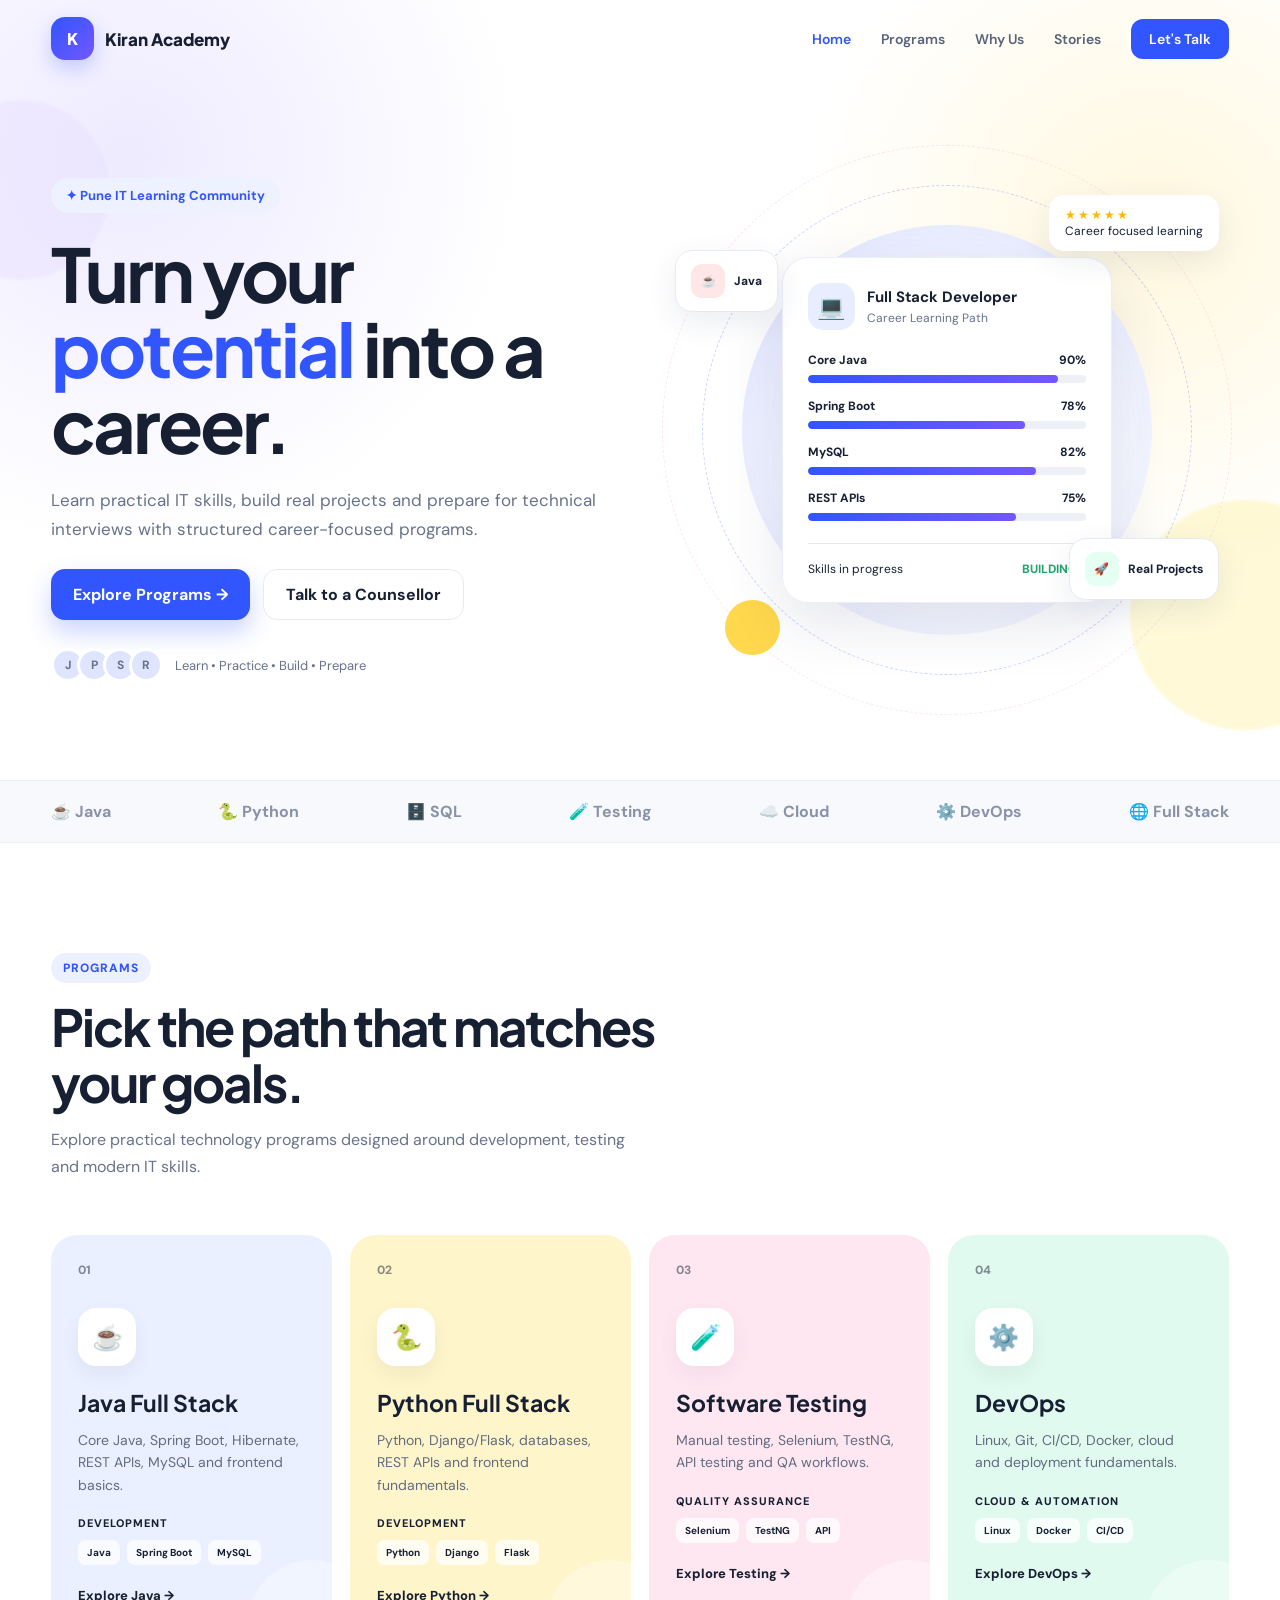
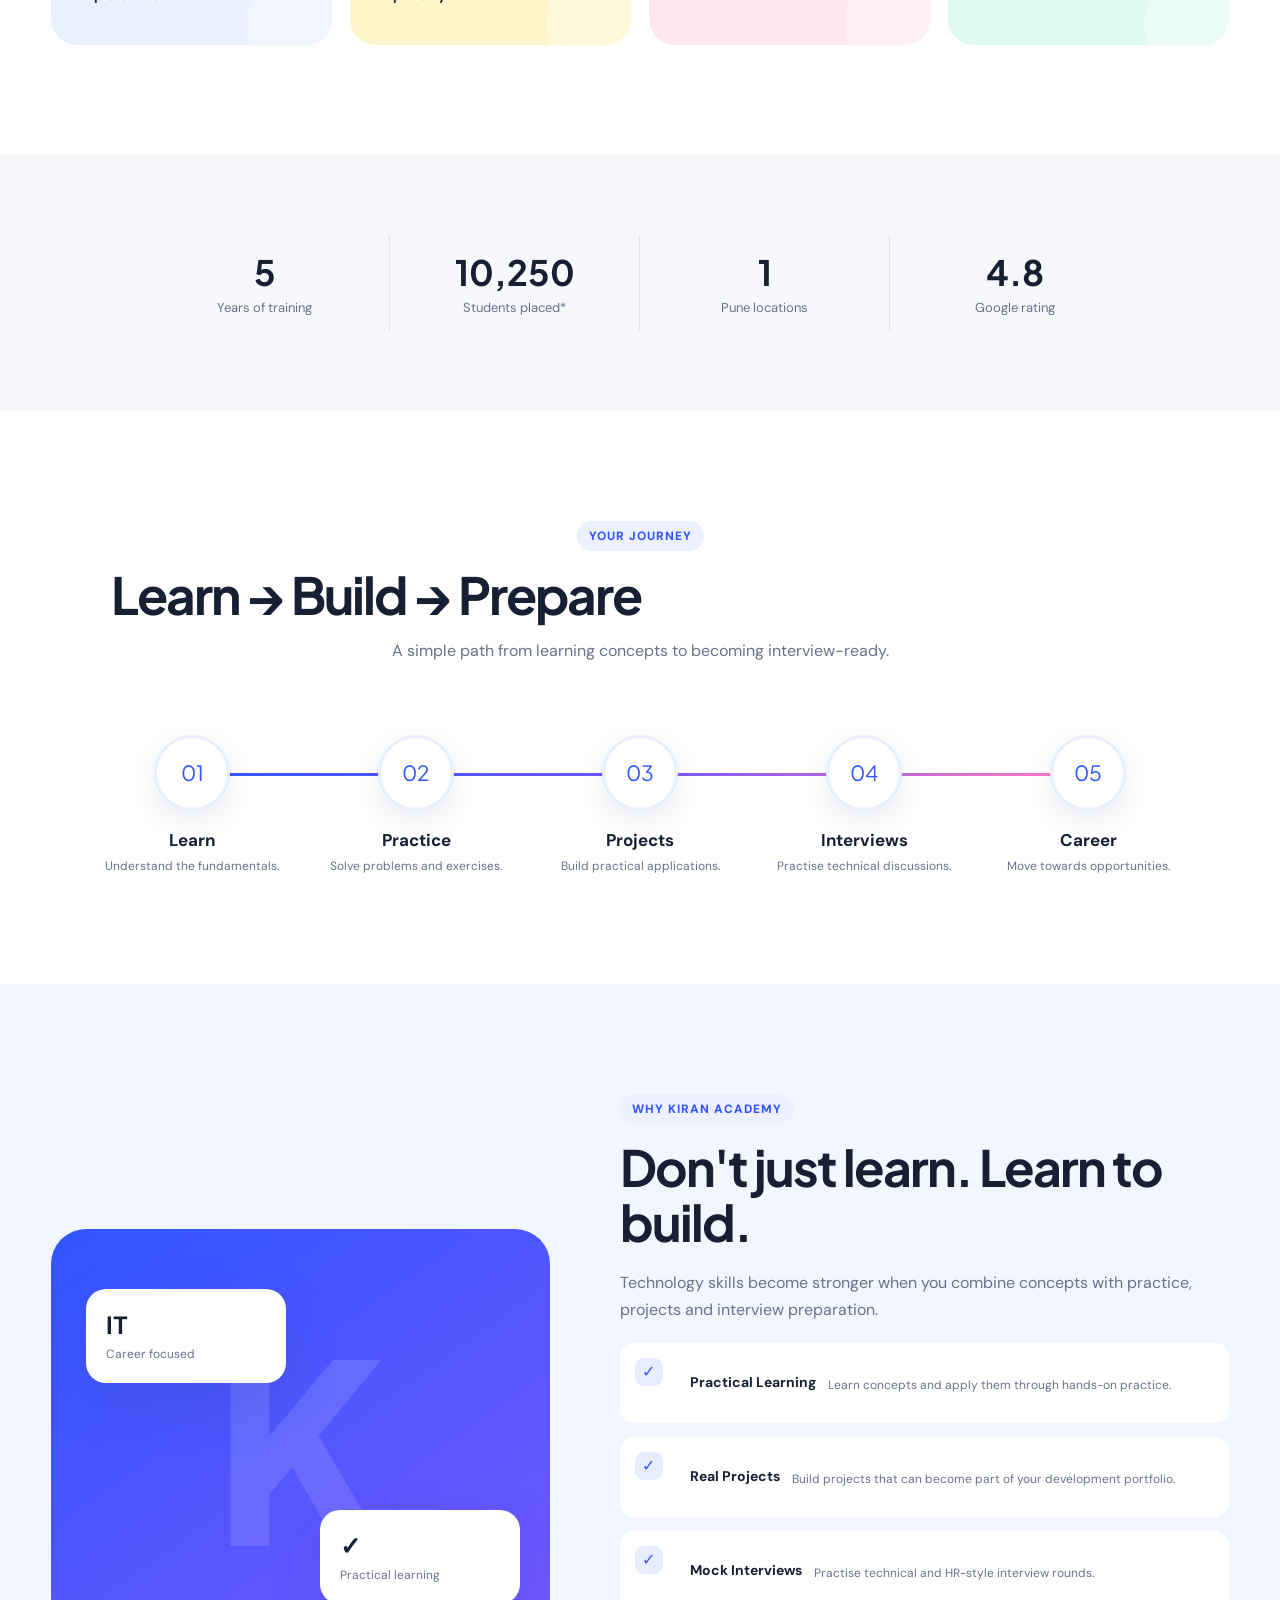
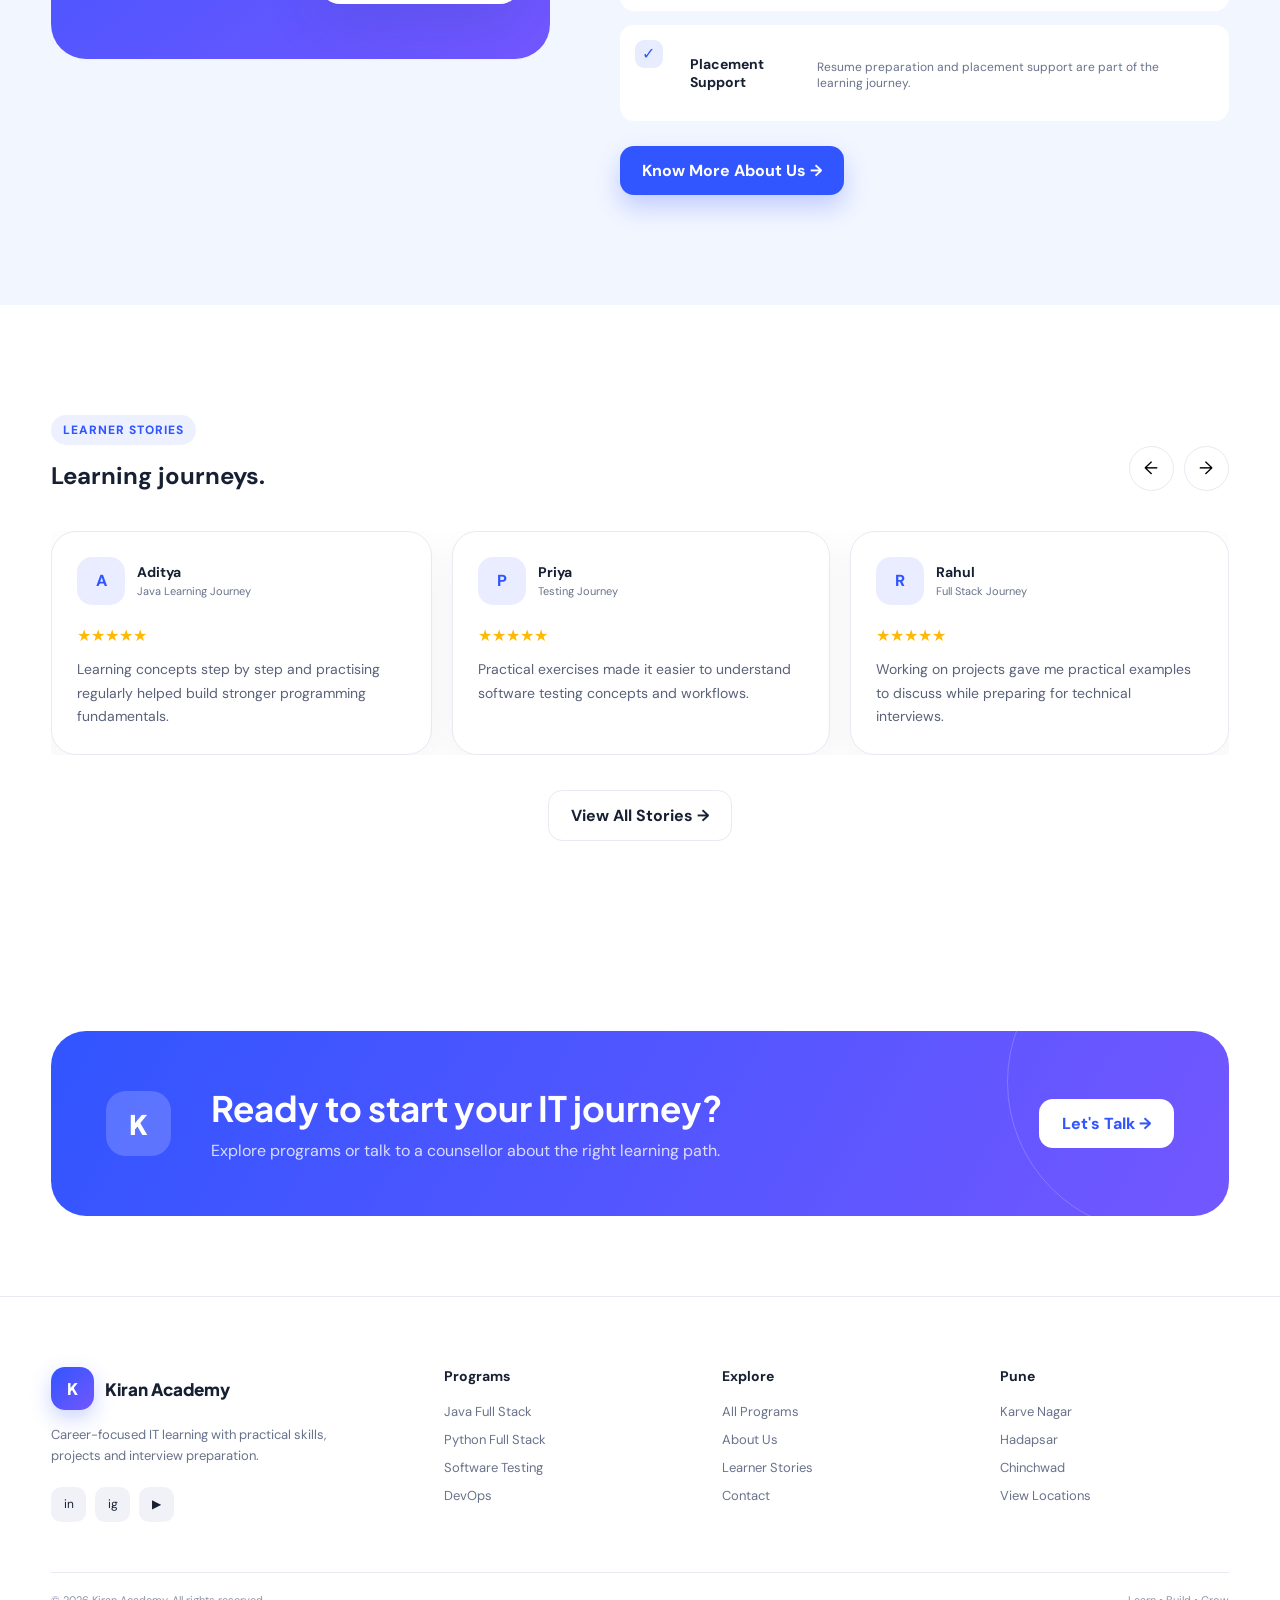
<file: index.html>
<!DOCTYPE html>
<html lang="en">

<head>

    <meta charset="UTF-8">
    <meta name="viewport" content="width=device-width, initial-scale=1.0">

    <title>Kiran Academy Pune | IT Training & Career Programs</title>

    <meta name="description"
        content="Explore Java Full Stack, Python, Software Testing and IT career programs at Kiran Academy Pune.">

    <link rel="stylesheet" href="style.css">

</head>


<body>


<!-- =========================
     LOADER
========================= -->

<div id="loader">

    <div class="loader">

        <div class="loader-logo">
            K
        </div>

        <p>Kiran Academy</p>

        <div class="loader-line"></div>

    </div>

</div>



<!-- =========================
     NAVBAR
========================= -->

<header class="navbar">

    <div class="nav-container">

        <a href="index.html" class="brand">

            <div class="brand-logo">
                K
            </div>

            <div class="brand-name">
                Kiran Academy
            </div>

        </a>


        <nav id="navigation">

            <a href="index.html" class="active">
                Home
            </a>

            <a href="programs.html">
                Programs
            </a>

            <a href="about.html">
                Why Us
            </a>

            <a href="stories.html">
                Stories
            </a>

            <a href="contact.html" class="nav-button">
                Let's Talk
            </a>

        </nav>


        <button
            class="mobile-menu"
            id="mobileMenu"
            aria-label="Open Menu">

            ☰

        </button>

    </div>

</header>



<!-- =========================
     HERO
========================= -->

<section class="hero" id="home">


    <div class="hero-blob blob-one"></div>

    <div class="hero-blob blob-two"></div>


    <div class="hero-container">


        <!-- LEFT -->

        <div class="hero-content">


            <div class="hero-badge">

                ✦ Pune IT Learning Community

            </div>


            <h1>

                Turn your

                <span>
                    potential
                </span>

                into a career.

            </h1>


            <p class="hero-description">

                Learn practical IT skills, build real projects
                and prepare for technical interviews with
                structured career-focused programs.

            </p>


            <div class="hero-buttons">

                <a
                    href="programs.html"
                    class="primary-button">

                    Explore Programs →

                </a>


                <a
                    href="contact.html"
                    class="secondary-button">

                    Talk to a Counsellor

                </a>

            </div>


            <div class="learner-proof">


                <div class="proof-avatars">

                    <span>J</span>
                    <span>P</span>
                    <span>S</span>
                    <span>R</span>

                </div>


                <span>
                    Learn • Practice • Build • Prepare
                </span>


            </div>


        </div>



        <!-- RIGHT VISUAL -->

        <div class="hero-visual">


            <div class="main-orb"></div>

            <div class="orbit orbit-one"></div>

            <div class="orbit orbit-two"></div>



            <!-- CAREER CARD -->

            <div class="career-card">


                <div class="career-header">

                    <div class="profile-icon">
                        💻
                    </div>

                    <div>

                        <h4>
                            Full Stack Developer
                        </h4>

                        <p>
                            Career Learning Path
                        </p>

                    </div>

                </div>



                <div class="skill">

                    <div class="skill-heading">

                        <span>
                            Core Java
                        </span>

                        <span>
                            90%
                        </span>

                    </div>

                    <div class="skill-bar">
                        <span style="--progress:90%"></span>
                    </div>

                </div>



                <div class="skill">

                    <div class="skill-heading">

                        <span>
                            Spring Boot
                        </span>

                        <span>
                            78%
                        </span>

                    </div>

                    <div class="skill-bar">
                        <span style="--progress:78%"></span>
                    </div>

                </div>



                <div class="skill">

                    <div class="skill-heading">

                        <span>
                            MySQL
                        </span>

                        <span>
                            82%
                        </span>

                    </div>

                    <div class="skill-bar">
                        <span style="--progress:82%"></span>
                    </div>

                </div>



                <div class="skill">

                    <div class="skill-heading">

                        <span>
                            REST APIs
                        </span>

                        <span>
                            75%
                        </span>

                    </div>

                    <div class="skill-bar">
                        <span style="--progress:75%"></span>
                    </div>

                </div>



                <div class="career-footer">

                    <span>
                        Skills in progress
                    </span>

                    <strong>
                        BUILDING...
                    </strong>

                </div>


            </div>



            <!-- FLOATING CARDS -->

            <div class="floating-card java-floating">

                <div class="floating-icon java-icon">
                    ☕
                </div>

                Java

            </div>



            <div class="floating-card project-floating">

                <div class="floating-icon project-icon">
                    🚀
                </div>

                Real Projects

            </div>



            <div class="rating-card">

                <div class="stars">
                    ★★★★★
                </div>

                <span>
                    Career focused learning
                </span>

            </div>



            <div class="yellow-shape"></div>


        </div>

    </div>


    <div class="hero-bottom"></div>

</section>



<!-- =========================
     SKILLS STRIP
========================= -->

<section class="skills-strip">

    <div class="skills-container">

        <div class="skills-list">

            <span>☕ Java</span>

            <span>🐍 Python</span>

            <span>🗄️ SQL</span>

            <span>🧪 Testing</span>

            <span>☁️ Cloud</span>

            <span>⚙️ DevOps</span>

            <span>🌐 Full Stack</span>

        </div>

    </div>

</section>



<!-- =========================
     PROGRAMS
========================= -->

<section class="section programs" id="programs">


    <div class="section-heading">

        <span class="section-label">
            Programs
        </span>

        <h2>
            Pick the path that matches your goals.
        </h2>

        <p>
            Explore practical technology programs designed
            around development, testing and modern IT skills.
        </p>

    </div>



    <div class="program-grid">


        <!-- JAVA -->

        <div class="program-card java-program">

            <div class="program-number">
                01
            </div>

            <div class="program-icon">
                ☕
            </div>

            <h3>
                Java Full Stack
            </h3>

            <p>
                Core Java, Spring Boot, Hibernate,
                REST APIs, MySQL and frontend basics.
            </p>

            <div class="program-category">
                DEVELOPMENT
            </div>

            <div class="program-tags">

                <span>Java</span>
                <span>Spring Boot</span>
                <span>MySQL</span>

            </div>

            <a
                href="java-full-stack.html"
                class="program-link">

                Explore Java →

            </a>

            <div class="card-circle"></div>

        </div>



        <!-- PYTHON -->

        <div class="program-card python-program">

            <div class="program-number">
                02
            </div>

            <div class="program-icon">
                🐍
            </div>

            <h3>
                Python Full Stack
            </h3>

            <p>
                Python, Django/Flask, databases,
                REST APIs and frontend fundamentals.
            </p>

            <div class="program-category">
                DEVELOPMENT
            </div>

            <div class="program-tags">

                <span>Python</span>
                <span>Django</span>
                <span>Flask</span>

            </div>

            <a
                href="python.html"
                class="program-link">

                Explore Python →

            </a>

            <div class="card-circle"></div>

        </div>



        <!-- TESTING -->

        <div class="program-card testing-program">

            <div class="program-number">
                03
            </div>

            <div class="program-icon">
                🧪
            </div>

            <h3>
                Software Testing
            </h3>

            <p>
                Manual testing, Selenium, TestNG,
                API testing and QA workflows.
            </p>

            <div class="program-category">
                QUALITY ASSURANCE
            </div>

            <div class="program-tags">

                <span>Selenium</span>
                <span>TestNG</span>
                <span>API</span>

            </div>

            <a
                href="testing.html"
                class="program-link">

                Explore Testing →

            </a>

            <div class="card-circle"></div>

        </div>



        <!-- DEVOPS -->

        <div class="program-card devops-program">

            <div class="program-number">
                04
            </div>

            <div class="program-icon">
                ⚙️
            </div>

            <h3>
                DevOps
            </h3>

            <p>
                Linux, Git, CI/CD, Docker,
                cloud and deployment fundamentals.
            </p>

            <div class="program-category">
                CLOUD & AUTOMATION
            </div>

            <div class="program-tags">

                <span>Linux</span>
                <span>Docker</span>
                <span>CI/CD</span>

            </div>

            <a
                href="devops.html"
                class="program-link">

                Explore DevOps →

            </a>

            <div class="card-circle"></div>

        </div>


    </div>

</section>



<!-- =========================
     STATS
========================= -->

<section class="stats-section">

    <div class="stats-container">


        <div class="stat">

            <strong data-count="14">
                0
            </strong>

            <p>
                Years of training
            </p>

        </div>


        <div class="stat">

            <strong data-count="25000">
                0
            </strong>

            <p>
                Students placed*
            </p>

        </div>


        <div class="stat">

            <strong data-count="4">
                0
            </strong>

            <p>
                Pune locations
            </p>

        </div>


        <div class="stat">

            <strong>
                4.8
            </strong>

            <p>
                Google rating
            </p>

        </div>


    </div>

</section>



<!-- =========================
     JOURNEY
========================= -->

<section class="section journey">


    <div class="section-heading journey-heading">

        <span class="section-label">
            Your Journey
        </span>

        <h2>
            Learn → Build → Prepare
        </h2>

        <p>
            A simple path from learning concepts
            to becoming interview-ready.
        </p>

    </div>



    <div class="journey-map">

        <div class="journey-line"></div>


        <div class="journey-step">

            <div class="step-number">
                01
            </div>

            <h3>
                Learn
            </h3>

            <p>
                Understand the fundamentals.
            </p>

        </div>


        <div class="journey-step">

            <div class="step-number">
                02
            </div>

            <h3>
                Practice
            </h3>

            <p>
                Solve problems and exercises.
            </p>

        </div>


        <div class="journey-step">

            <div class="step-number">
                03
            </div>

            <h3>
                Projects
            </h3>

            <p>
                Build practical applications.
            </p>

        </div>


        <div class="journey-step">

            <div class="step-number">
                04
            </div>

            <h3>
                Interviews
            </h3>

            <p>
                Practise technical discussions.
            </p>

        </div>


        <div class="journey-step">

            <div class="step-number">
                05
            </div>

            <h3>
                Career
            </h3>

            <p>
                Move towards opportunities.
            </p>

        </div>


    </div>

</section>



<!-- =========================
     WHY US
========================= -->

<section class="why-section" id="why">


    <div class="why-container">


        <div class="why-visual">

            <div class="big-k">
                K
            </div>


            <div class="why-card why-card-one">

                <strong>
                    IT
                </strong>

                <span>
                    Career focused
                </span>

            </div>


            <div class="why-card why-card-two">

                <strong>
                    ✓
                </strong>

                <span>
                    Practical learning
                </span>

            </div>

        </div>



        <div class="why-content">


            <span class="section-label">
                Why Kiran Academy
            </span>


            <h2>
                Don't just learn.
                Learn to build.
            </h2>


            <p>
                Technology skills become stronger when you
                combine concepts with practice, projects
                and interview preparation.
            </p>



            <div class="why-points">


                <div>

                    <span>
                        ✓
                    </span>

                    <div>

                        <h4>
                            Practical Learning
                        </h4>

                        <p>
                            Learn concepts and apply them
                            through hands-on practice.
                        </p>

                    </div>

                </div>



                <div>

                    <span>
                        ✓
                    </span>

                    <div>

                        <h4>
                            Real Projects
                        </h4>

                        <p>
                            Build projects that can become
                            part of your development portfolio.
                        </p>

                    </div>

                </div>



                <div>

                    <span>
                        ✓
                    </span>

                    <div>

                        <h4>
                            Mock Interviews
                        </h4>

                        <p>
                            Practise technical and HR-style
                            interview rounds.
                        </p>

                    </div>

                </div>



                <div>

                    <span>
                        ✓
                    </span>

                    <div>

                        <h4>
                            Placement Support
                        </h4>

                        <p>
                            Resume preparation and placement
                            support are part of the learning journey.
                        </p>

                    </div>

                </div>


            </div>


            <a
                href="about.html"
                class="primary-button"
                style="margin-top:25px;">

                Know More About Us →

            </a>


        </div>


    </div>

</section>



<!-- =========================
     STORIES
========================= -->

<section class="stories" id="stories">


    <div class="stories-heading">


        <div>

            <span class="section-label">
                Learner Stories
            </span>

            <h2>
                Learning journeys.
            </h2>

        </div>


        <div class="story-controls">

            <button id="previousStory">
                ←
            </button>

            <button id="nextStory">
                →
            </button>

        </div>


    </div>



    <div class="stories-window">

        <div
            class="stories-track"
            id="storiesTrack">


            <div class="story-card">

                <div class="story-header">

                    <div class="story-avatar">
                        A
                    </div>

                    <div>

                        <h4>
                            Aditya
                        </h4>

                        <p>
                            Java Learning Journey
                        </p>

                    </div>

                </div>

                <div class="story-stars">
                    ★★★★★
                </div>

                <p>
                    Learning concepts step by step and
                    practising regularly helped build
                    stronger programming fundamentals.
                </p>

            </div>



            <div class="story-card">

                <div class="story-header">

                    <div class="story-avatar">
                        P
                    </div>

                    <div>

                        <h4>
                            Priya
                        </h4>

                        <p>
                            Testing Journey
                        </p>

                    </div>

                </div>

                <div class="story-stars">
                    ★★★★★
                </div>

                <p>
                    Practical exercises made it easier
                    to understand software testing
                    concepts and workflows.
                </p>

            </div>



            <div class="story-card">

                <div class="story-header">

                    <div class="story-avatar">
                        R
                    </div>

                    <div>

                        <h4>
                            Rahul
                        </h4>

                        <p>
                            Full Stack Journey
                        </p>

                    </div>

                </div>

                <div class="story-stars">
                    ★★★★★
                </div>

                <p>
                    Working on projects gave me practical
                    examples to discuss while preparing
                    for technical interviews.
                </p>

            </div>



        </div>

    </div>



    <div style="text-align:center;margin-top:35px;">

        <a
            href="stories.html"
            class="secondary-button">

            View All Stories →

        </a>

    </div>


</section>



<!-- =========================
     CTA
========================= -->

<section class="cta">


    <div class="cta-container">


        <div class="cta-logo">
            K
        </div>


        <div class="cta-content">

            <h2>
                Ready to start your IT journey?
            </h2>

            <p>
                Explore programs or talk to a counsellor
                about the right learning path.
            </p>

        </div>


        <a
            href="contact.html"
            class="cta-button">

            Let's Talk →

        </a>


    </div>

</section>



<!-- =========================
     FOOTER
========================= -->

<footer>


    <div class="footer-container">


        <div class="footer-brand">

            <a
                href="index.html"
                class="brand">

                <div class="brand-logo">
                    K
                </div>

                <div class="brand-name">
                    Kiran Academy
                </div>

            </a>


            <p>
                Career-focused IT learning with practical
                skills, projects and interview preparation.
            </p>


            <div class="social-icons">

                <a href="#" aria-label="LinkedIn">
                    in
                </a>

                <a href="#" aria-label="Instagram">
                    ig
                </a>

                <a href="#" aria-label="YouTube">
                    ▶
                </a>

            </div>

        </div>



        <div class="footer-column">

            <h4>
                Programs
            </h4>

            <a href="java-full-stack.html">
                Java Full Stack
            </a>

            <a href="python.html">
                Python Full Stack
            </a>

            <a href="testing.html">
                Software Testing
            </a>

            <a href="devops.html">
                DevOps
            </a>

        </div>



        <div class="footer-column">

            <h4>
                Explore
            </h4>

            <a href="programs.html">
                All Programs
            </a>

            <a href="about.html">
                About Us
            </a>

            <a href="stories.html">
                Learner Stories
            </a>

            <a href="contact.html">
                Contact
            </a>

        </div>



        <div class="footer-column">

            <h4>
                Pune
            </h4>

            <a href="contact.html">
                Karve Nagar
            </a>

            <a href="contact.html">
                Hadapsar
            </a>

            <a href="contact.html">
                Chinchwad
            </a>

            <a href="contact.html">
                View Locations
            </a>

        </div>


    </div>



    <div class="footer-bottom">

        <span>
            © 2026 Kiran Academy. All rights reserved.
        </span>

        <span>
            Learn • Build • Grow
        </span>

    </div>


</footer>



<!-- =========================
     BACK TO TOP
========================= -->

<button
    class="back-top"
    id="backTop">

    ↑

</button>



<script src="script.js"></script>

</body>

</html>
</file>
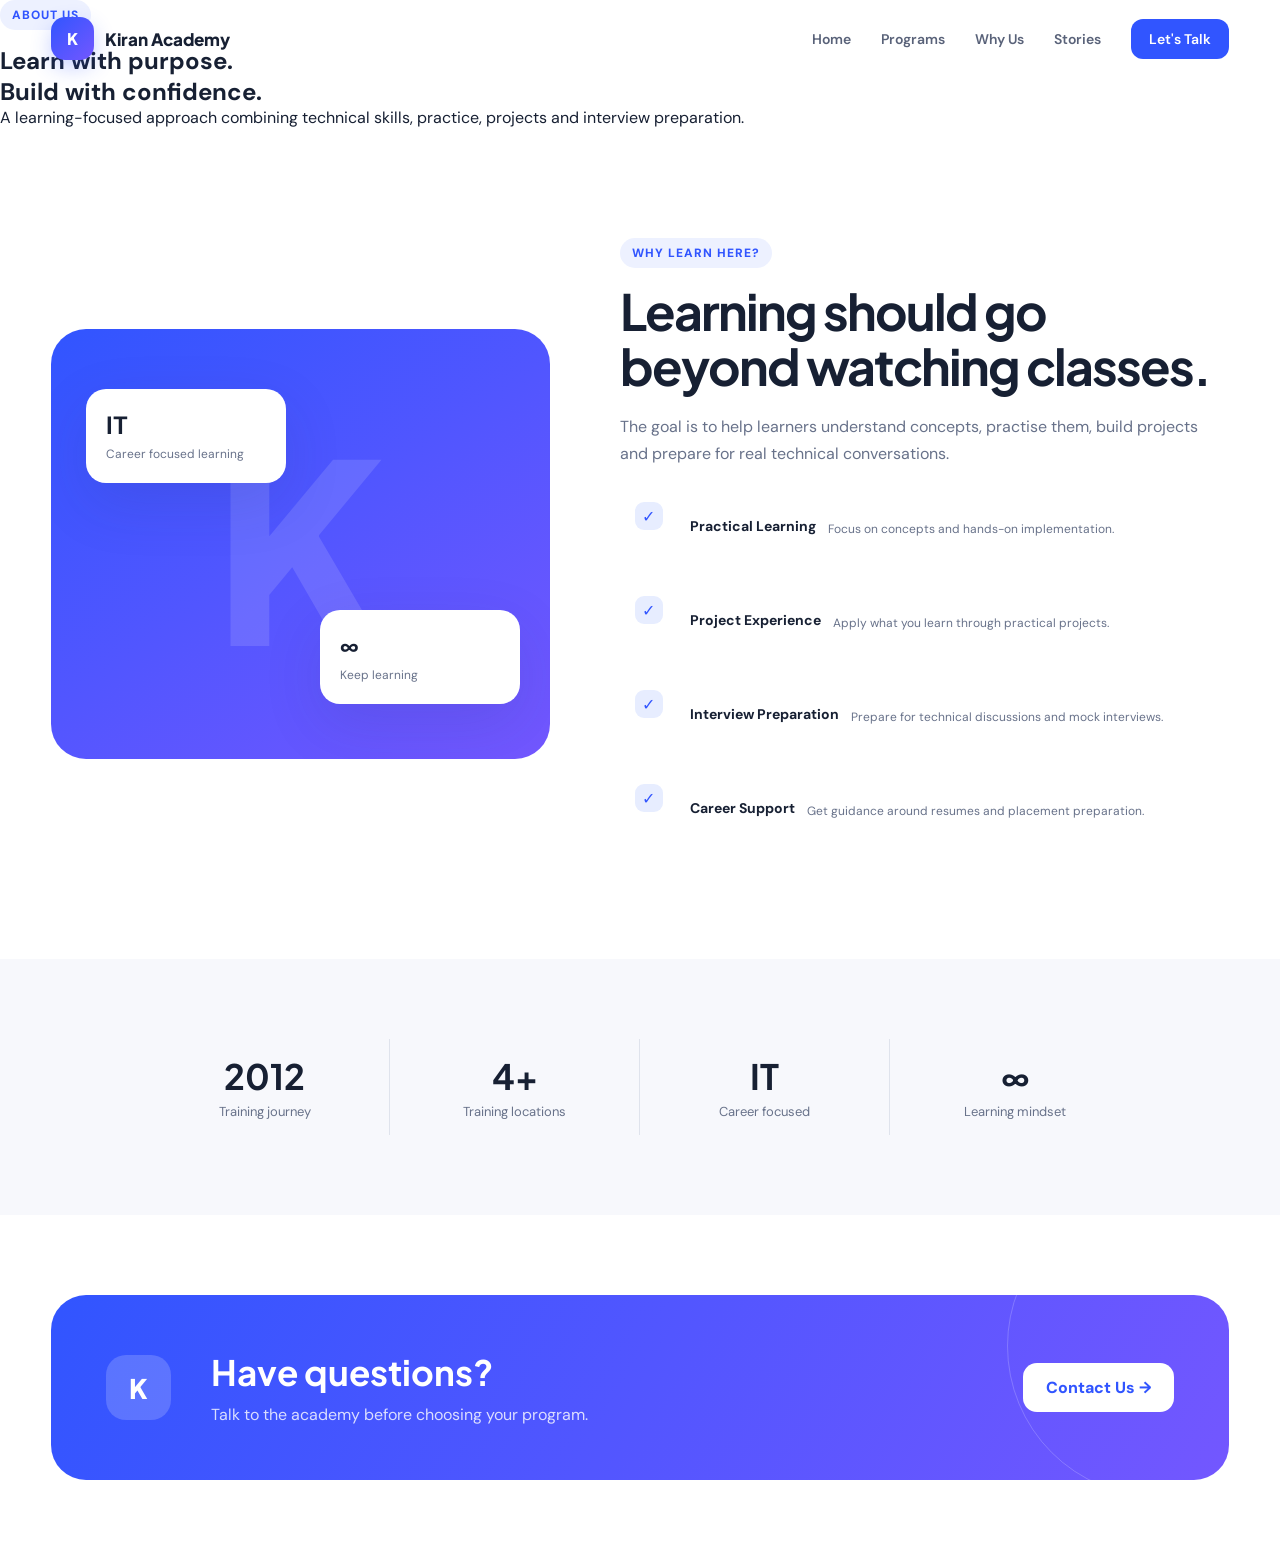
<file: about.html>
<!DOCTYPE html>
<html lang="en">

<head>

<meta charset="UTF-8">
<meta name="viewport" content="width=device-width, initial-scale=1.0">

<title>About | Kiran Academy</title>

<link rel="stylesheet" href="style.css">

</head>


<body>


<header class="navbar">

<div class="nav-container">

<a href="index.html" class="brand">
<div class="brand-logo">K</div>
<div class="brand-name">Kiran Academy</div>
</a>

<nav id="navigation">

<a href="index.html">Home</a>
<a href="programs.html">Programs</a>
<a href="about.html">Why Us</a>
<a href="stories.html">Stories</a>
<a href="contact.html" class="nav-button">Let's Talk</a>

</nav>

<button class="mobile-menu" id="mobileMenu">☰</button>

</div>

</header>


<section class="page-hero">

<span class="section-label">About Us</span>

<h1>
Learn with purpose.<br>
<span>Build with confidence.</span>
</h1>

<p>
A learning-focused approach combining technical skills,
practice, projects and interview preparation.
</p>

</section>


<section class="section">

<div class="why-container">

<div class="why-visual">

<div class="big-k">K</div>

<div class="why-card why-card-one">
<strong>IT</strong>
<span>Career focused learning</span>
</div>

<div class="why-card why-card-two">
<strong>∞</strong>
<span>Keep learning</span>
</div>

</div>


<div class="why-content">

<span class="section-label">Why Learn Here?</span>

<h2>
Learning should go beyond watching classes.
</h2>

<p>
The goal is to help learners understand concepts,
practise them, build projects and prepare for
real technical conversations.
</p>


<div class="why-points">

<div>
<span>✓</span>
<div>
<h4>Practical Learning</h4>
<p>Focus on concepts and hands-on implementation.</p>
</div>
</div>


<div>
<span>✓</span>
<div>
<h4>Project Experience</h4>
<p>Apply what you learn through practical projects.</p>
</div>
</div>


<div>
<span>✓</span>
<div>
<h4>Interview Preparation</h4>
<p>Prepare for technical discussions and mock interviews.</p>
</div>
</div>


<div>
<span>✓</span>
<div>
<h4>Career Support</h4>
<p>Get guidance around resumes and placement preparation.</p>
</div>
</div>

</div>

</div>

</div>

</section>


<section class="stats-section">

<div class="stats-container">

<div class="stat">
<strong>2012</strong>
<p>Training journey</p>
</div>

<div class="stat">
<strong>4+</strong>
<p>Training locations</p>
</div>

<div class="stat">
<strong>IT</strong>
<p>Career focused</p>
</div>

<div class="stat">
<strong>∞</strong>
<p>Learning mindset</p>
</div>

</div>

</section>


<section class="cta">

<div class="cta-container">

<div class="cta-logo">K</div>

<div class="cta-content">

<h2>Have questions?</h2>

<p>
Talk to the academy before choosing your program.
</p>

</div>

<a href="contact.html" class="cta-button">
Contact Us →
</a>

</div>

</section>


<script src="script.js"></script>

</body>

</html>
</file>
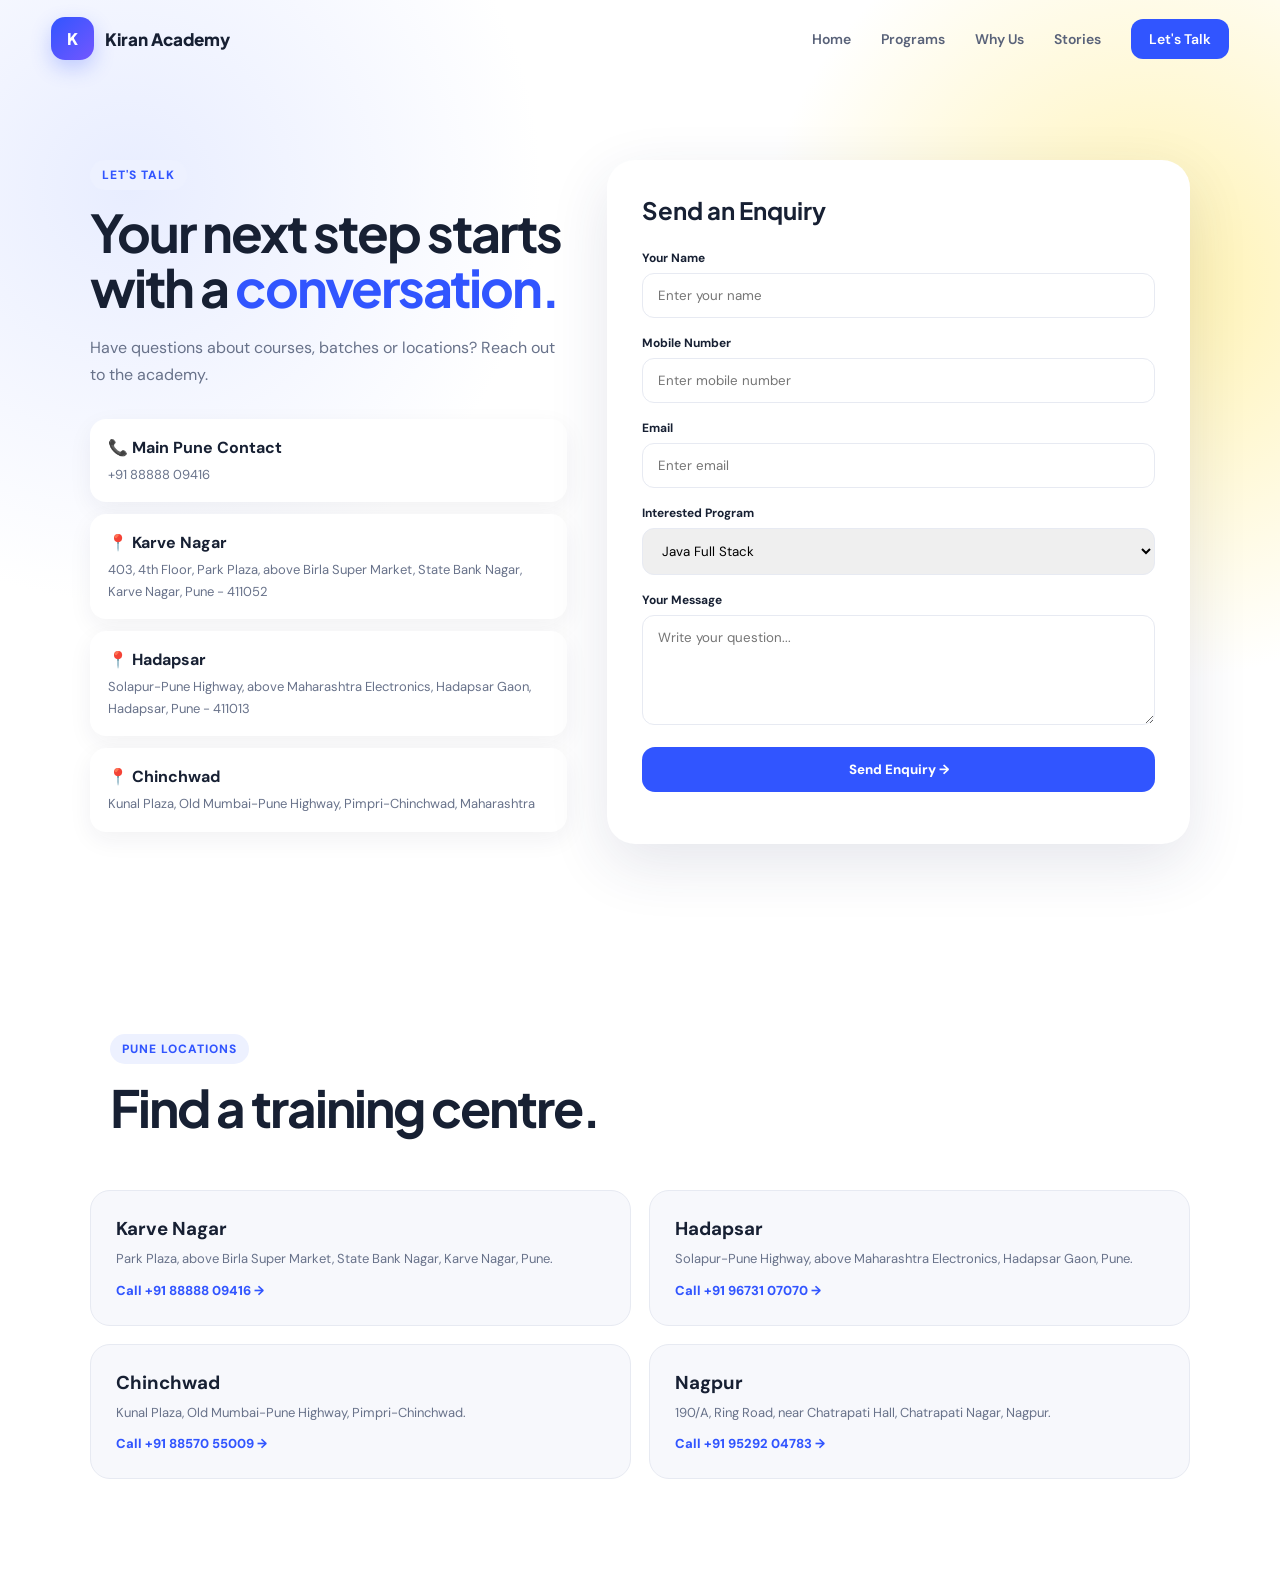
<file: contact.html>
<!DOCTYPE html>
<html lang="en">

<head>

<meta charset="UTF-8">
<meta name="viewport" content="width=device-width, initial-scale=1.0">

<title>Contact | Kiran Academy Pune</title>

<link rel="stylesheet" href="style.css">

<style>

.contact-page {
    padding: 160px 5% 100px;
    background:
        radial-gradient(circle at 10% 20%, #e8edff, transparent 30%),
        radial-gradient(circle at 90% 30%, #fff2b0, transparent 30%);
}

.contact-container {
    max-width: 1100px;
    margin: auto;
    display: grid;
    grid-template-columns: .9fr 1.1fr;
    gap: 40px;
}

.contact-info h1 {
    font-family: "Plus Jakarta Sans";
    font-size: 52px;
    line-height: 1.05;
    letter-spacing: -2px;
}

.contact-info h1 span {
    color: var(--blue);
}

.contact-info > p {
    color: var(--muted);
    line-height: 1.7;
    margin: 20px 0 30px;
}

.contact-item {
    background: white;
    padding: 18px;
    border-radius: 16px;
    margin-bottom: 12px;
    box-shadow: 0 8px 25px rgba(30,40,70,.06);
}

.contact-item strong {
    display: block;
    margin-bottom: 5px;
}

.contact-item span {
    color: var(--muted);
    font-size: 13px;
    line-height: 1.5;
}

.contact-form {
    background: white;
    padding: 35px;
    border-radius: 28px;
    box-shadow: var(--shadow);
}

.contact-form h2 {
    font-family: "Plus Jakarta Sans";
    margin-bottom: 25px;
}

.form-group {
    margin-bottom: 17px;
}

.form-group label {
    display: block;
    font-size: 12px;
    font-weight: 700;
    margin-bottom: 7px;
}

.form-group input,
.form-group select,
.form-group textarea {
    width: 100%;
    padding: 13px 15px;
    border: 1px solid var(--border);
    border-radius: 12px;
    outline: none;
    font-family: inherit;
}

.form-group textarea {
    min-height: 110px;
    resize: vertical;
}

.form-group input:focus,
.form-group select:focus,
.form-group textarea:focus {
    border-color: var(--blue);
}

.submit-btn {
    width: 100%;
    border: none;
    padding: 14px;
    border-radius: 13px;
    background: var(--blue);
    color: white;
    font-weight: 800;
    cursor: pointer;
    transition: .3s;
}

.submit-btn:hover {
    background: var(--blue-dark);
    transform: translateY(-2px);
}

.branch-section {
    padding: 90px 5%;
}

.branch-grid {
    max-width: 1100px;
    margin: auto;
    display: grid;
    grid-template-columns: repeat(2,1fr);
    gap: 18px;
}

.branch {
    padding: 25px;
    border-radius: 20px;
    background: #f7f8fc;
    border: 1px solid var(--border);
}

.branch h3 {
    margin-bottom: 8px;
}

.branch p {
    color: var(--muted);
    font-size: 13px;
    line-height: 1.6;
}

.branch a {
    display: inline-block;
    margin-top: 12px;
    color: var(--blue);
    font-weight: 800;
    font-size: 13px;
}

@media(max-width:800px) {

    .contact-container {
        grid-template-columns: 1fr;
    }

    .branch-grid {
        grid-template-columns: 1fr;
    }

    .contact-info h1 {
        font-size: 42px;
    }

}

</style>

</head>


<body>


<header class="navbar">

<div class="nav-container">

<a href="index.html" class="brand">
<div class="brand-logo">K</div>
<div class="brand-name">Kiran Academy</div>
</a>

<nav id="navigation">

<a href="index.html">Home</a>
<a href="programs.html">Programs</a>
<a href="about.html">Why Us</a>
<a href="stories.html">Stories</a>
<a href="contact.html" class="nav-button">Let's Talk</a>

</nav>

<button class="mobile-menu" id="mobileMenu">☰</button>

</div>

</header>


<section class="contact-page">

<div class="contact-container">


<div class="contact-info">

<span class="section-label">Let's Talk</span>

<h1>
Your next step starts with a <span>conversation.</span>
</h1>

<p>
Have questions about courses, batches or locations?
Reach out to the academy.
</p>


<div class="contact-item">

<strong>📞 Main Pune Contact</strong>

<span>
+91 88888 09416
</span>

</div>


<div class="contact-item">

<strong>📍 Karve Nagar</strong>

<span>
403, 4th Floor, Park Plaza, above Birla Super Market,
State Bank Nagar, Karve Nagar, Pune - 411052
</span>

</div>


<div class="contact-item">

<strong>📍 Hadapsar</strong>

<span>
Solapur-Pune Highway, above Maharashtra Electronics,
Hadapsar Gaon, Hadapsar, Pune - 411013
</span>

</div>


<div class="contact-item">

<strong>📍 Chinchwad</strong>

<span>
Kunal Plaza, Old Mumbai-Pune Highway,
Pimpri-Chinchwad, Maharashtra
</span>

</div>

</div>


<div class="contact-form">

<h2>Send an Enquiry</h2>

<form id="contactForm">

<div class="form-group">

<label>Your Name</label>

<input
type="text"
placeholder="Enter your name"
required
>

</div>


<div class="form-group">

<label>Mobile Number</label>

<input
type="tel"
placeholder="Enter mobile number"
required
>

</div>


<div class="form-group">

<label>Email</label>

<input
type="email"
placeholder="Enter email"
>

</div>


<div class="form-group">

<label>Interested Program</label>

<select>

<option>Java Full Stack</option>
<option>Python Full Stack</option>
<option>Software Testing</option>
<option>DevOps</option>

</select>

</div>


<div class="form-group">

<label>Your Message</label>

<textarea
placeholder="Write your question..."
></textarea>

</div>


<button class="submit-btn" type="submit">
Send Enquiry →
</button>

</form>

</div>

</div>

</section>


<section class="branch-section">

<div class="section-heading">

<span class="section-label">Pune Locations</span>

<h2>Find a training centre.</h2>

</div>


<div class="branch-grid">


<div class="branch">

<h3>Karve Nagar</h3>

<p>
Park Plaza, above Birla Super Market,
State Bank Nagar, Karve Nagar, Pune.
</p>

<a href="tel:+918888809416">
Call +91 88888 09416 →
</a>

</div>


<div class="branch">

<h3>Hadapsar</h3>

<p>
Solapur-Pune Highway, above Maharashtra
Electronics, Hadapsar Gaon, Pune.
</p>

<a href="tel:+919673107070">
Call +91 96731 07070 →
</a>

</div>


<div class="branch">

<h3>Chinchwad</h3>

<p>
Kunal Plaza, Old Mumbai-Pune Highway,
Pimpri-Chinchwad.
</p>

<a href="tel:+918857055009">
Call +91 88570 55009 →
</a>

</div>


<div class="branch">

<h3>Nagpur</h3>

<p>
190/A, Ring Road, near Chatrapati Hall,
Chatrapati Nagar, Nagpur.
</p>

<a href="tel:+919529204783">
Call +91 95292 04783 →
</a>

</div>


</div>

</section>


<script src="script.js"></script>


<script>

const form = document.getElementById("contactForm");

if(form){

form.addEventListener("submit", function(e){

e.preventDefault();

alert(
"Thank you! Your enquiry form is ready. Connect the form to a backend or email service to receive submissions."
);

form.reset();

});

}

</script>

</body>

</html>
</file>
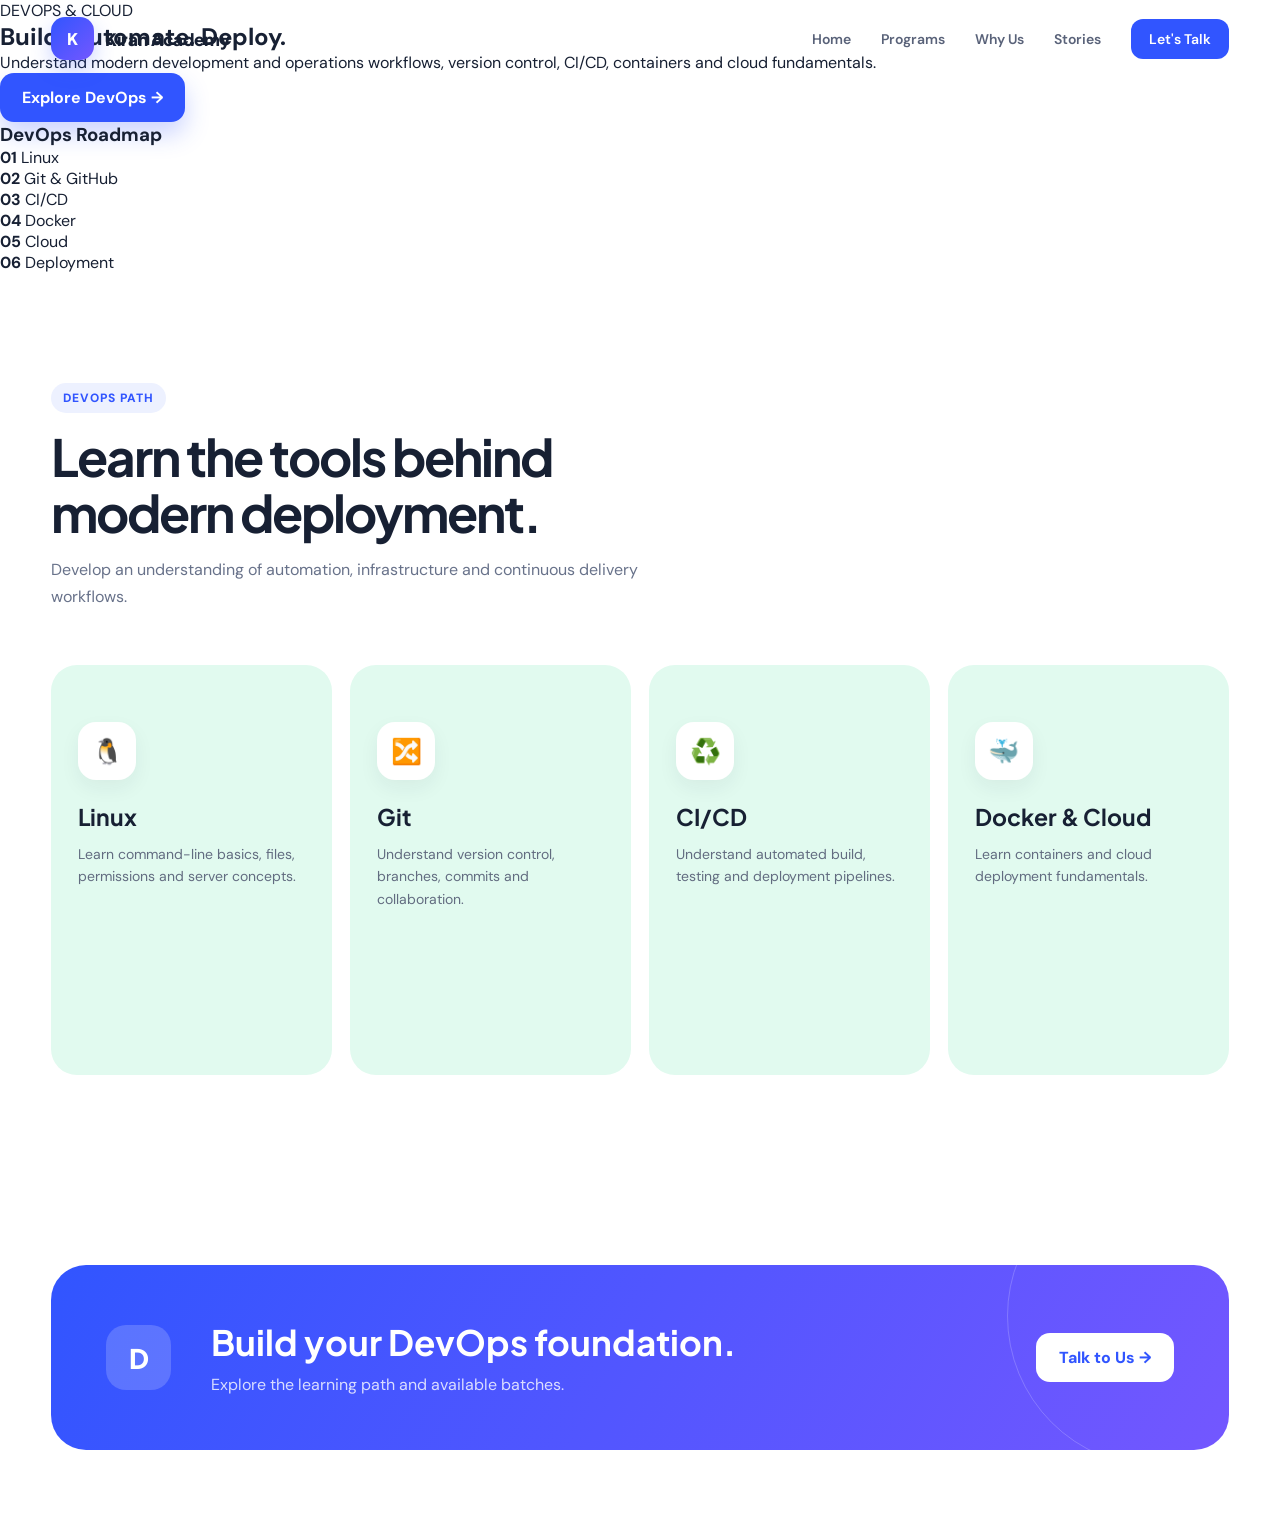
<file: devops.html>
<!DOCTYPE html>
<html lang="en">

<head>

<meta charset="UTF-8">
<meta name="viewport" content="width=device-width, initial-scale=1.0">

<title>DevOps | Kiran Academy</title>

<link rel="stylesheet" href="style.css">

</head>


<body>


<header class="navbar">

<div class="nav-container">

<a href="index.html" class="brand">
<div class="brand-logo">K</div>
<div class="brand-name">Kiran Academy</div>
</a>

<nav id="navigation">

<a href="index.html">Home</a>
<a href="programs.html">Programs</a>
<a href="about.html">Why Us</a>
<a href="stories.html">Stories</a>
<a href="contact.html" class="nav-button">Let's Talk</a>

</nav>

<button class="mobile-menu" id="mobileMenu">☰</button>

</div>

</header>


<section class="course-hero">

<div class="course-container">

<div>

<span class="course-badge">
DEVOPS & CLOUD
</span>

<h1>
Build. Automate. <span>Deploy.</span>
</h1>

<p>
Understand modern development and operations workflows,
version control, CI/CD, containers and cloud fundamentals.
</p>

<a href="contact.html" class="primary-button">
Explore DevOps →
</a>

</div>


<div class="course-card">

<h3>DevOps Roadmap</h3>

<div class="course-info">
<strong>01</strong>
<span>Linux</span>
</div>

<div class="course-info">
<strong>02</strong>
<span>Git & GitHub</span>
</div>

<div class="course-info">
<strong>03</strong>
<span>CI/CD</span>
</div>

<div class="course-info">
<strong>04</strong>
<span>Docker</span>
</div>

<div class="course-info">
<strong>05</strong>
<span>Cloud</span>
</div>

<div class="course-info">
<strong>06</strong>
<span>Deployment</span>
</div>

</div>

</div>

</section>


<section class="section">

<div class="section-heading">

<span class="section-label">DevOps Path</span>

<h2>Learn the tools behind modern deployment.</h2>

<p>
Develop an understanding of automation, infrastructure
and continuous delivery workflows.
</p>

</div>


<div class="program-grid">

<div class="program-card devops-program">

<div class="program-icon">🐧</div>

<h3>Linux</h3>

<p>
Learn command-line basics, files,
permissions and server concepts.
</p>

</div>


<div class="program-card devops-program">

<div class="program-icon">🔀</div>

<h3>Git</h3>

<p>
Understand version control, branches,
commits and collaboration.
</p>

</div>


<div class="program-card devops-program">

<div class="program-icon">♻️</div>

<h3>CI/CD</h3>

<p>
Understand automated build,
testing and deployment pipelines.
</p>

</div>


<div class="program-card devops-program">

<div class="program-icon">🐳</div>

<h3>Docker & Cloud</h3>

<p>
Learn containers and cloud deployment
fundamentals.
</p>

</div>

</div>

</section>


<section class="cta">

<div class="cta-container">

<div class="cta-logo">D</div>

<div class="cta-content">

<h2>Build your DevOps foundation.</h2>

<p>
Explore the learning path and available batches.
</p>

</div>

<a href="contact.html" class="cta-button">
Talk to Us →
</a>

</div>

</section>


<script src="script.js"></script>

</body>

</html>
</file>
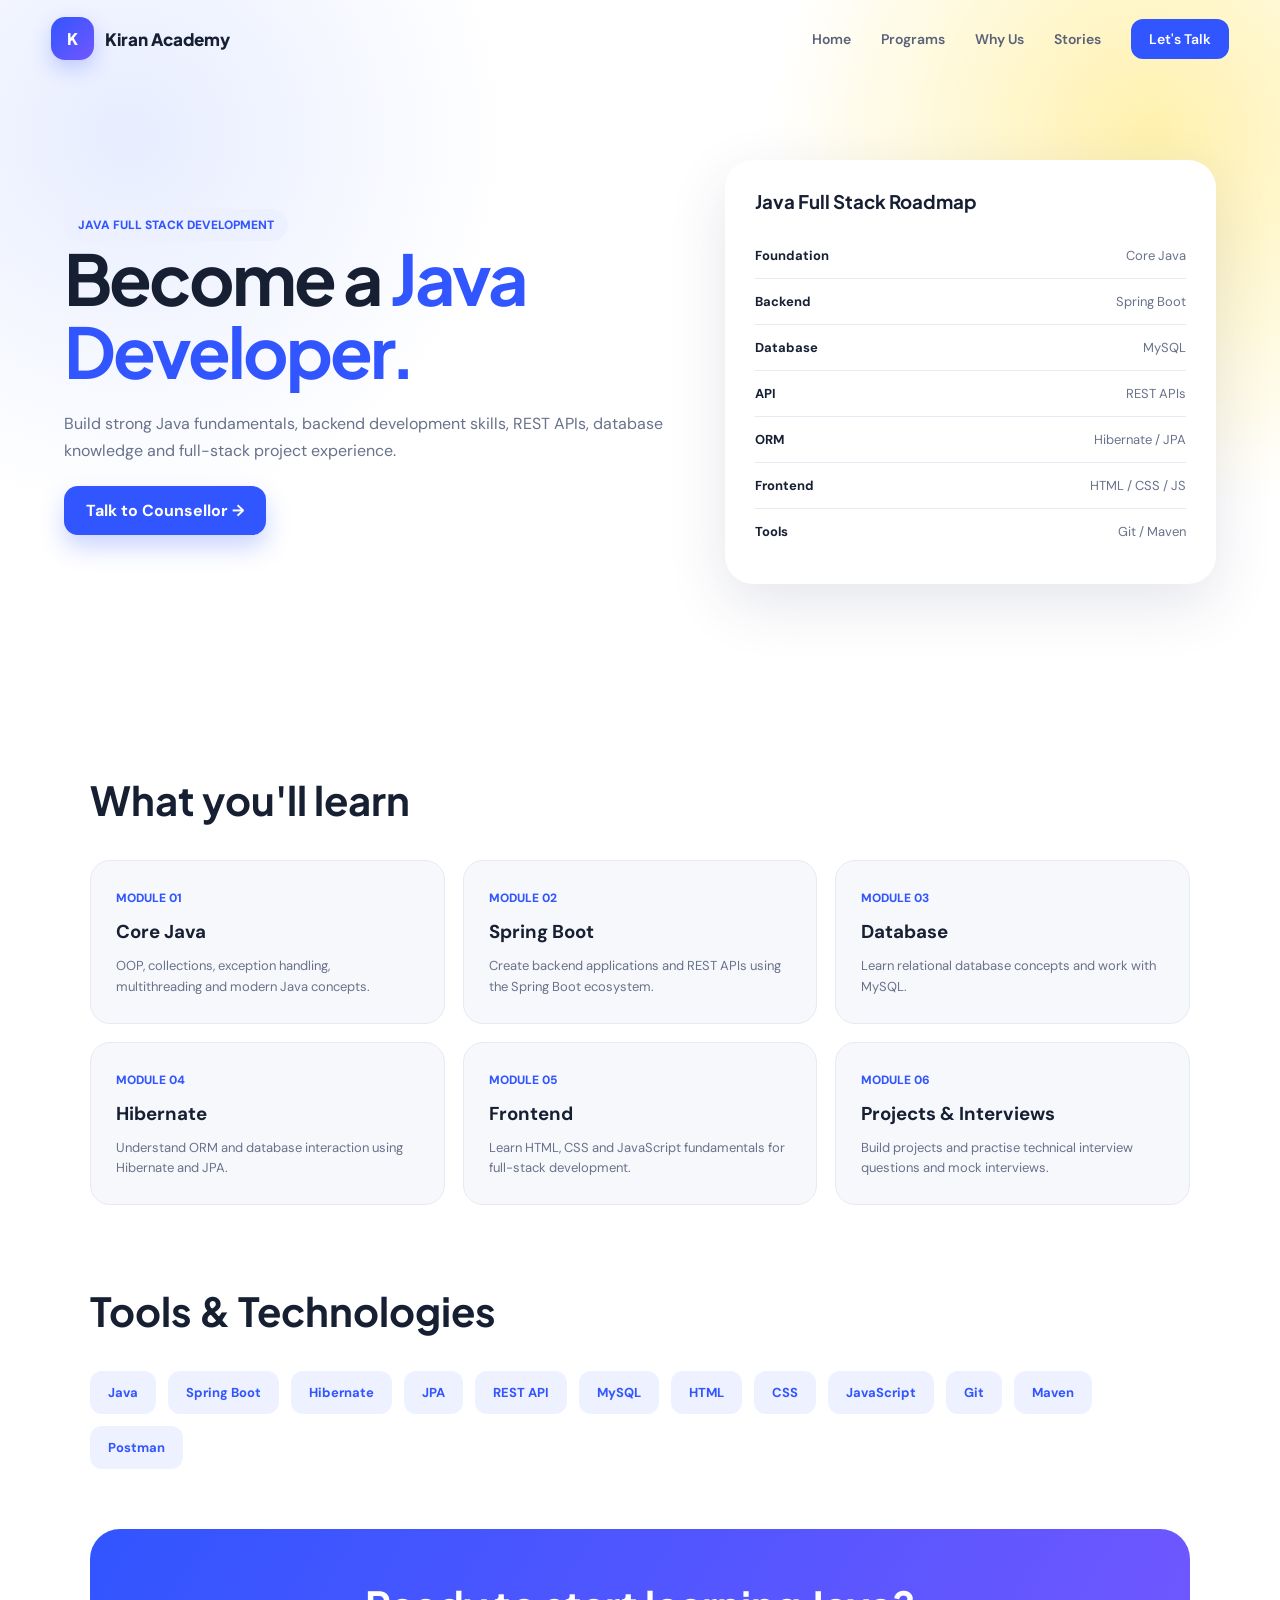
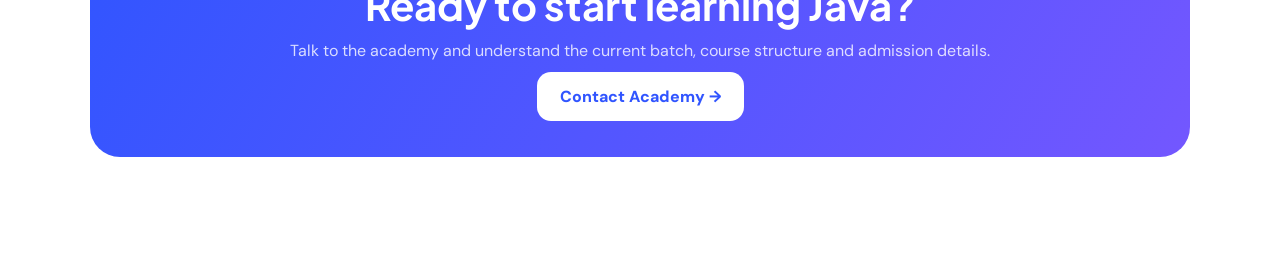
<file: java-full-stack.html>
<!DOCTYPE html>
<html lang="en">

<head>

<meta charset="UTF-8">
<meta name="viewport" content="width=device-width, initial-scale=1.0">

<title>Java Full Stack | Kiran Academy</title>

<link rel="stylesheet" href="style.css">

<style>

.course-hero {
    padding: 160px 5% 90px;
    background:
        radial-gradient(circle at 10% 20%, #e7edff, transparent 30%),
        radial-gradient(circle at 90% 20%, #fff1ad, transparent 30%);
}

.course-container {
    max-width: 1180px;
    margin: auto;
    display: grid;
    grid-template-columns: 1.1fr .9fr;
    gap: 60px;
    align-items: center;
}

.course-hero h1 {
    font-family: "Plus Jakarta Sans";
    font-size: clamp(42px, 6vw, 70px);
    line-height: 1.05;
    letter-spacing: -3px;
}

.course-hero h1 span {
    color: var(--blue);
}

.course-hero p {
    color: var(--muted);
    line-height: 1.7;
    margin: 22px 0;
    max-width: 600px;
}

.course-badge {
    display: inline-block;
    padding: 8px 14px;
    background: #edf1ff;
    color: var(--blue);
    border-radius: 30px;
    font-size: 12px;
    font-weight: 800;
}

.course-card {
    background: white;
    padding: 30px;
    border-radius: 28px;
    box-shadow: var(--shadow);
}

.course-card h3 {
    font-family: "Plus Jakarta Sans";
    margin-bottom: 20px;
}

.course-info {
    display: flex;
    justify-content: space-between;
    padding: 14px 0;
    border-bottom: 1px solid var(--border);
    font-size: 13px;
}

.course-info:last-child {
    border: none;
}

.course-info span {
    color: var(--muted);
}

.course-section {
    padding: 100px 5%;
}

.course-section-inner {
    max-width: 1100px;
    margin: auto;
}

.course-section h2 {
    font-family: "Plus Jakarta Sans";
    font-size: 40px;
    margin-bottom: 35px;
}

.modules {
    display: grid;
    grid-template-columns: repeat(3,1fr);
    gap: 18px;
}

.module {
    padding: 25px;
    background: #f7f8fc;
    border-radius: 20px;
    border: 1px solid var(--border);
}

.module-number {
    color: var(--blue);
    font-weight: 800;
    font-size: 12px;
}

.module h3 {
    margin: 12px 0;
}

.module p {
    color: var(--muted);
    font-size: 13px;
    line-height: 1.6;
}

.tools {
    display: flex;
    flex-wrap: wrap;
    gap: 12px;
}

.tool {
    padding: 13px 18px;
    border-radius: 12px;
    background: #eef1ff;
    color: var(--blue);
    font-weight: 700;
    font-size: 13px;
}

.course-cta {
    margin-top: 60px;
    background: linear-gradient(120deg,#3155ff,#7357ff);
    color: white;
    padding: 50px;
    border-radius: 30px;
    text-align: center;
}

.course-cta h2 {
    margin-bottom: 10px;
}

.course-cta p {
    color: rgba(255,255,255,.8);
    margin-bottom: 25px;
}

@media(max-width:850px) {

    .course-container {
        grid-template-columns: 1fr;
    }

    .modules {
        grid-template-columns: 1fr;
    }

}

</style>

</head>


<body>


<header class="navbar">

<div class="nav-container">

<a href="index.html" class="brand">
<div class="brand-logo">K</div>
<div class="brand-name">Kiran Academy</div>
</a>

<nav id="navigation">

<a href="index.html">Home</a>
<a href="programs.html">Programs</a>
<a href="about.html">Why Us</a>
<a href="stories.html">Stories</a>
<a href="contact.html" class="nav-button">Let's Talk</a>

</nav>

<button class="mobile-menu" id="mobileMenu">☰</button>

</div>

</header>


<section class="course-hero">

<div class="course-container">


<div>

<span class="course-badge">
JAVA FULL STACK DEVELOPMENT
</span>

<h1>
Become a <span>Java Developer.</span>
</h1>

<p>
Build strong Java fundamentals, backend development skills,
REST APIs, database knowledge and full-stack project experience.
</p>

<a href="contact.html" class="primary-button">
Talk to Counsellor →
</a>

</div>


<div class="course-card">

<h3>Java Full Stack Roadmap</h3>

<div class="course-info">
<strong>Foundation</strong>
<span>Core Java</span>
</div>

<div class="course-info">
<strong>Backend</strong>
<span>Spring Boot</span>
</div>

<div class="course-info">
<strong>Database</strong>
<span>MySQL</span>
</div>

<div class="course-info">
<strong>API</strong>
<span>REST APIs</span>
</div>

<div class="course-info">
<strong>ORM</strong>
<span>Hibernate / JPA</span>
</div>

<div class="course-info">
<strong>Frontend</strong>
<span>HTML / CSS / JS</span>
</div>

<div class="course-info">
<strong>Tools</strong>
<span>Git / Maven</span>
</div>

</div>

</div>

</section>


<section class="course-section">

<div class="course-section-inner">

<h2>What you'll learn</h2>


<div class="modules">

<div class="module">

<span class="module-number">MODULE 01</span>

<h3>Core Java</h3>

<p>
OOP, collections, exception handling,
multithreading and modern Java concepts.
</p>

</div>


<div class="module">

<span class="module-number">MODULE 02</span>

<h3>Spring Boot</h3>

<p>
Create backend applications and REST APIs
using the Spring Boot ecosystem.
</p>

</div>


<div class="module">

<span class="module-number">MODULE 03</span>

<h3>Database</h3>

<p>
Learn relational database concepts and
work with MySQL.
</p>

</div>


<div class="module">

<span class="module-number">MODULE 04</span>

<h3>Hibernate</h3>

<p>
Understand ORM and database interaction
using Hibernate and JPA.
</p>

</div>


<div class="module">

<span class="module-number">MODULE 05</span>

<h3>Frontend</h3>

<p>
Learn HTML, CSS and JavaScript fundamentals
for full-stack development.
</p>

</div>


<div class="module">

<span class="module-number">MODULE 06</span>

<h3>Projects & Interviews</h3>

<p>
Build projects and practise technical
interview questions and mock interviews.
</p>

</div>

</div>


<h2 style="margin-top:80px;">
Tools & Technologies
</h2>

<div class="tools">

<span class="tool">Java</span>
<span class="tool">Spring Boot</span>
<span class="tool">Hibernate</span>
<span class="tool">JPA</span>
<span class="tool">REST API</span>
<span class="tool">MySQL</span>
<span class="tool">HTML</span>
<span class="tool">CSS</span>
<span class="tool">JavaScript</span>
<span class="tool">Git</span>
<span class="tool">Maven</span>
<span class="tool">Postman</span>

</div>


<div class="course-cta">

<h2>Ready to start learning Java?</h2>

<p>
Talk to the academy and understand the current batch,
course structure and admission details.
</p>

<a href="contact.html" class="cta-button">
Contact Academy →
</a>

</div>


</div>

</section>


<script src="script.js"></script>

</body>

</html>
</file>
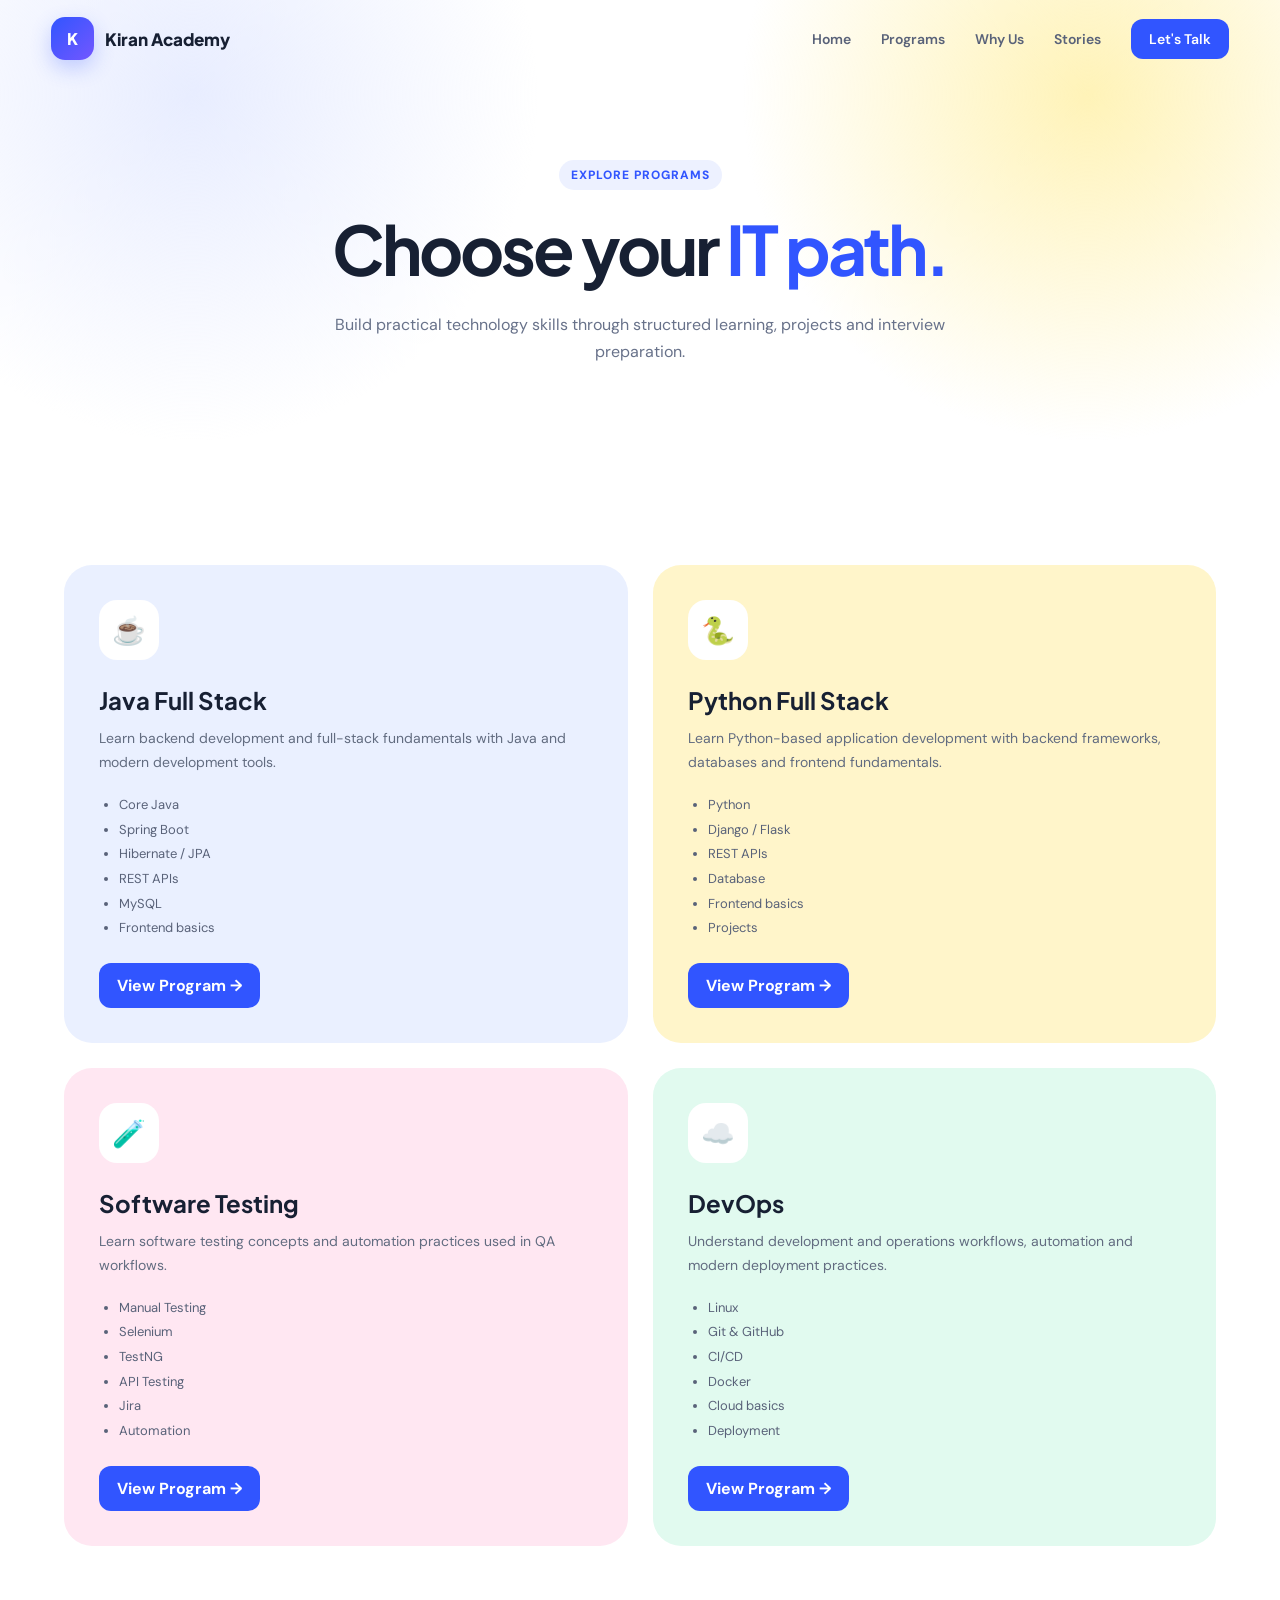
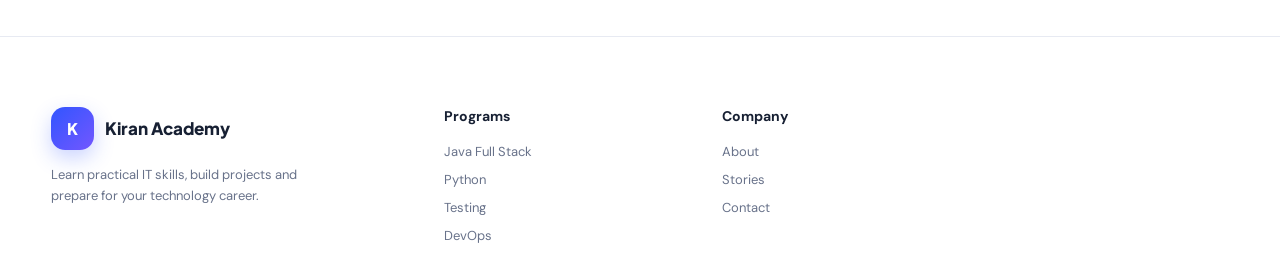
<file: programs.html>
<!DOCTYPE html>
<html lang="en">
<head>
    <meta charset="UTF-8">
    <meta name="viewport" content="width=device-width, initial-scale=1.0">

    <title>Programs | Kiran Academy Pune</title>

    <link rel="stylesheet" href="style.css">

    <style>
        .page-hero {
            padding: 160px 5% 90px;
            text-align: center;
            background:
                radial-gradient(circle at 15% 20%, #e8edff, transparent 30%),
                radial-gradient(circle at 85% 20%, #fff3b8, transparent 30%),
                #fff;
        }

        .page-hero h1 {
            font-family: "Plus Jakarta Sans";
            font-size: clamp(40px, 6vw, 68px);
            letter-spacing: -3px;
        }

        .page-hero h1 span {
            color: var(--blue);
        }

        .page-hero p {
            max-width: 650px;
            margin: 20px auto;
            color: var(--muted);
            line-height: 1.7;
        }

        .page-programs {
            padding: 90px 5%;
        }

        .program-detail-grid {
            max-width: 1180px;
            margin: auto;
            display: grid;
            grid-template-columns: repeat(2, 1fr);
            gap: 25px;
        }

        .detail-box {
            padding: 35px;
            border-radius: 28px;
            min-height: 350px;
            transition: .3s;
        }

        .detail-box:hover {
            transform: translateY(-8px);
            box-shadow: var(--shadow);
        }

        .detail-box:nth-child(1) {
            background: #eaf0ff;
        }

        .detail-box:nth-child(2) {
            background: #fff5ca;
        }

        .detail-box:nth-child(3) {
            background: #ffe7f2;
        }

        .detail-box:nth-child(4) {
            background: #e1faef;
        }

        .detail-icon {
            width: 60px;
            height: 60px;
            background: white;
            border-radius: 18px;
            display: grid;
            place-items: center;
            font-size: 27px;
            margin-bottom: 25px;
        }

        .detail-box h2 {
            font-family: "Plus Jakarta Sans";
            margin-bottom: 12px;
        }

        .detail-box p {
            color: #626c80;
            line-height: 1.7;
            font-size: 14px;
        }

        .detail-box ul {
            margin-top: 18px;
            padding-left: 20px;
            color: #596279;
            line-height: 1.9;
            font-size: 13px;
        }

        .detail-btn {
            display: inline-block;
            margin-top: 22px;
            padding: 12px 18px;
            background: var(--blue);
            color: white;
            border-radius: 12px;
            font-weight: 700;
        }

        @media(max-width:700px) {
            .program-detail-grid {
                grid-template-columns: 1fr;
            }
        }
    </style>
</head>

<body>

<header class="navbar">
    <div class="nav-container">

        <a href="index.html" class="brand">
            <div class="brand-logo">K</div>
            <div class="brand-name">Kiran Academy</div>
        </a>

        <nav id="navigation">
            <a href="index.html">Home</a>
            <a href="programs.html">Programs</a>
            <a href="about.html">Why Us</a>
            <a href="stories.html">Stories</a>
            <a href="contact.html" class="nav-button">Let's Talk</a>
        </nav>

        <button class="mobile-menu" id="mobileMenu">☰</button>

    </div>
</header>


<section class="page-hero">

    <div class="section-label">Explore Programs</div>

    <h1>Choose your <span>IT path.</span></h1>

    <p>
        Build practical technology skills through structured learning,
        projects and interview preparation.
    </p>

</section>


<section class="page-programs">

    <div class="program-detail-grid">

        <div class="detail-box">

            <div class="detail-icon">☕</div>

            <h2>Java Full Stack</h2>

            <p>
                Learn backend development and full-stack fundamentals
                with Java and modern development tools.
            </p>

            <ul>
                <li>Core Java</li>
                <li>Spring Boot</li>
                <li>Hibernate / JPA</li>
                <li>REST APIs</li>
                <li>MySQL</li>
                <li>Frontend basics</li>
            </ul>

            <a href="java-full-stack.html" class="detail-btn">
                View Program →
            </a>

        </div>


        <div class="detail-box">

            <div class="detail-icon">🐍</div>

            <h2>Python Full Stack</h2>

            <p>
                Learn Python-based application development with
                backend frameworks, databases and frontend fundamentals.
            </p>

            <ul>
                <li>Python</li>
                <li>Django / Flask</li>
                <li>REST APIs</li>
                <li>Database</li>
                <li>Frontend basics</li>
                <li>Projects</li>
            </ul>

            <a href="python.html" class="detail-btn">
                View Program →
            </a>

        </div>


        <div class="detail-box">

            <div class="detail-icon">🧪</div>

            <h2>Software Testing</h2>

            <p>
                Learn software testing concepts and automation
                practices used in QA workflows.
            </p>

            <ul>
                <li>Manual Testing</li>
                <li>Selenium</li>
                <li>TestNG</li>
                <li>API Testing</li>
                <li>Jira</li>
                <li>Automation</li>
            </ul>

            <a href="testing.html" class="detail-btn">
                View Program →
            </a>

        </div>


        <div class="detail-box">

            <div class="detail-icon">☁️</div>

            <h2>DevOps</h2>

            <p>
                Understand development and operations workflows,
                automation and modern deployment practices.
            </p>

            <ul>
                <li>Linux</li>
                <li>Git & GitHub</li>
                <li>CI/CD</li>
                <li>Docker</li>
                <li>Cloud basics</li>
                <li>Deployment</li>
            </ul>

            <a href="devops.html" class="detail-btn">
                View Program →
            </a>

        </div>

    </div>

</section>


<footer>

    <div class="footer-container">

        <div class="footer-brand">
            <a href="index.html" class="brand">
                <div class="brand-logo">K</div>
                <div class="brand-name">Kiran Academy</div>
            </a>

            <p>
                Learn practical IT skills, build projects and prepare
                for your technology career.
            </p>
        </div>

        <div class="footer-column">
            <h4>Programs</h4>
            <a href="java-full-stack.html">Java Full Stack</a>
            <a href="python.html">Python</a>
            <a href="testing.html">Testing</a>
            <a href="devops.html">DevOps</a>
        </div>

        <div class="footer-column">
            <h4>Company</h4>
            <a href="about.html">About</a>
            <a href="stories.html">Stories</a>
            <a href="contact.html">Contact</a>
        </div>

    </div>

</footer>


<script src="script.js"></script>

</body>
</html>
</file>
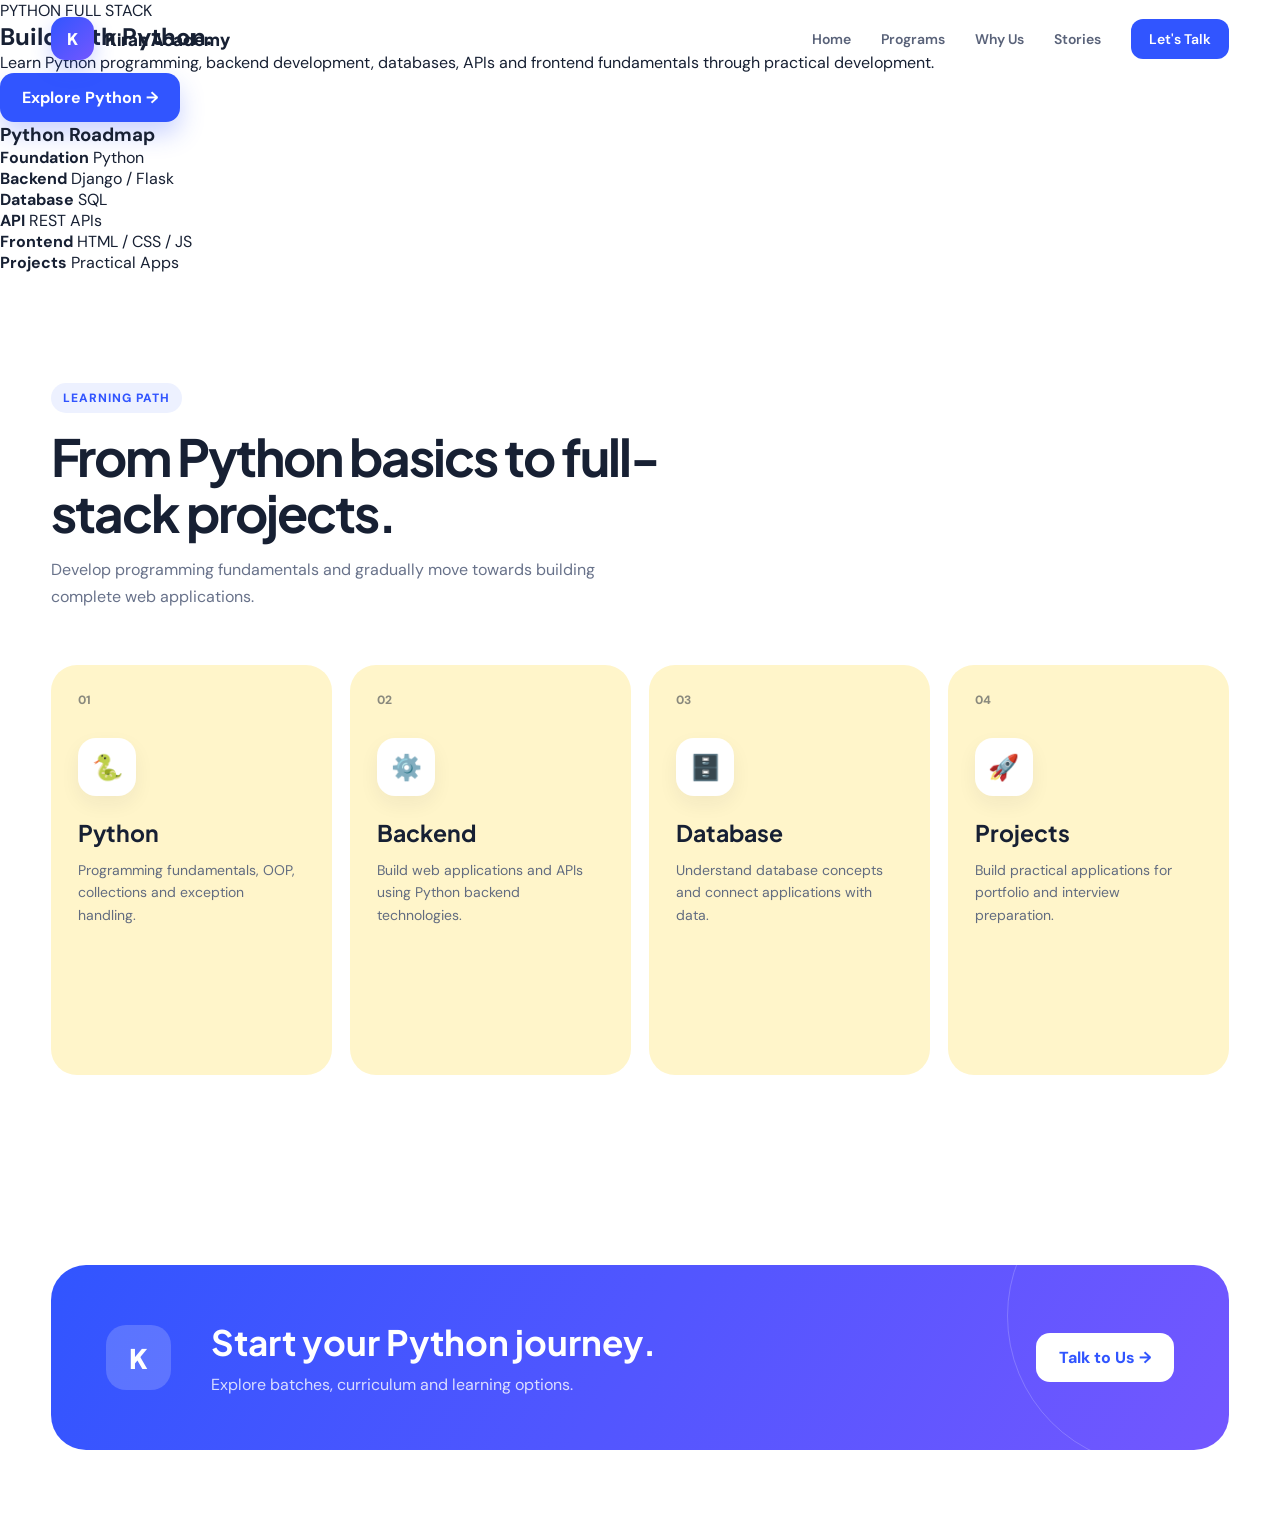
<file: python.html>
<!DOCTYPE html>
<html lang="en">

<head>

<meta charset="UTF-8">
<meta name="viewport" content="width=device-width, initial-scale=1.0">

<title>Python Full Stack | Kiran Academy</title>

<link rel="stylesheet" href="style.css">

</head>


<body>


<header class="navbar">

<div class="nav-container">

<a href="index.html" class="brand">
<div class="brand-logo">K</div>
<div class="brand-name">Kiran Academy</div>
</a>

<nav id="navigation">

<a href="index.html">Home</a>
<a href="programs.html">Programs</a>
<a href="about.html">Why Us</a>
<a href="stories.html">Stories</a>
<a href="contact.html" class="nav-button">Let's Talk</a>

</nav>

<button class="mobile-menu" id="mobileMenu">☰</button>

</div>

</header>


<section class="course-hero">

<div class="course-container">

<div>

<span class="course-badge">
PYTHON FULL STACK
</span>

<h1>
Build with <span>Python.</span>
</h1>

<p>
Learn Python programming, backend development,
databases, APIs and frontend fundamentals through
practical development.
</p>

<a href="contact.html" class="primary-button">
Explore Python →
</a>

</div>


<div class="course-card">

<h3>Python Roadmap</h3>

<div class="course-info">
<strong>Foundation</strong>
<span>Python</span>
</div>

<div class="course-info">
<strong>Backend</strong>
<span>Django / Flask</span>
</div>

<div class="course-info">
<strong>Database</strong>
<span>SQL</span>
</div>

<div class="course-info">
<strong>API</strong>
<span>REST APIs</span>
</div>

<div class="course-info">
<strong>Frontend</strong>
<span>HTML / CSS / JS</span>
</div>

<div class="course-info">
<strong>Projects</strong>
<span>Practical Apps</span>
</div>

</div>

</div>

</section>


<section class="section">

<div class="section-heading">

<span class="section-label">Learning Path</span>

<h2>From Python basics to full-stack projects.</h2>

<p>
Develop programming fundamentals and gradually move
towards building complete web applications.
</p>

</div>


<div class="program-grid">

<div class="program-card python-program">

<div class="program-number">01</div>

<div class="program-icon">🐍</div>

<h3>Python</h3>

<p>
Programming fundamentals, OOP,
collections and exception handling.
</p>

</div>


<div class="program-card python-program">

<div class="program-number">02</div>

<div class="program-icon">⚙️</div>

<h3>Backend</h3>

<p>
Build web applications and APIs using
Python backend technologies.
</p>

</div>


<div class="program-card python-program">

<div class="program-number">03</div>

<div class="program-icon">🗄️</div>

<h3>Database</h3>

<p>
Understand database concepts and
connect applications with data.
</p>

</div>


<div class="program-card python-program">

<div class="program-number">04</div>

<div class="program-icon">🚀</div>

<h3>Projects</h3>

<p>
Build practical applications for
portfolio and interview preparation.
</p>

</div>

</div>

</section>


<section class="cta">

<div class="cta-container">

<div class="cta-logo">K</div>

<div class="cta-content">

<h2>Start your Python journey.</h2>

<p>
Explore batches, curriculum and learning options.
</p>

</div>

<a href="contact.html" class="cta-button">
Talk to Us →
</a>

</div>

</section>


<script src="script.js"></script>

</body>

</html>
</file>
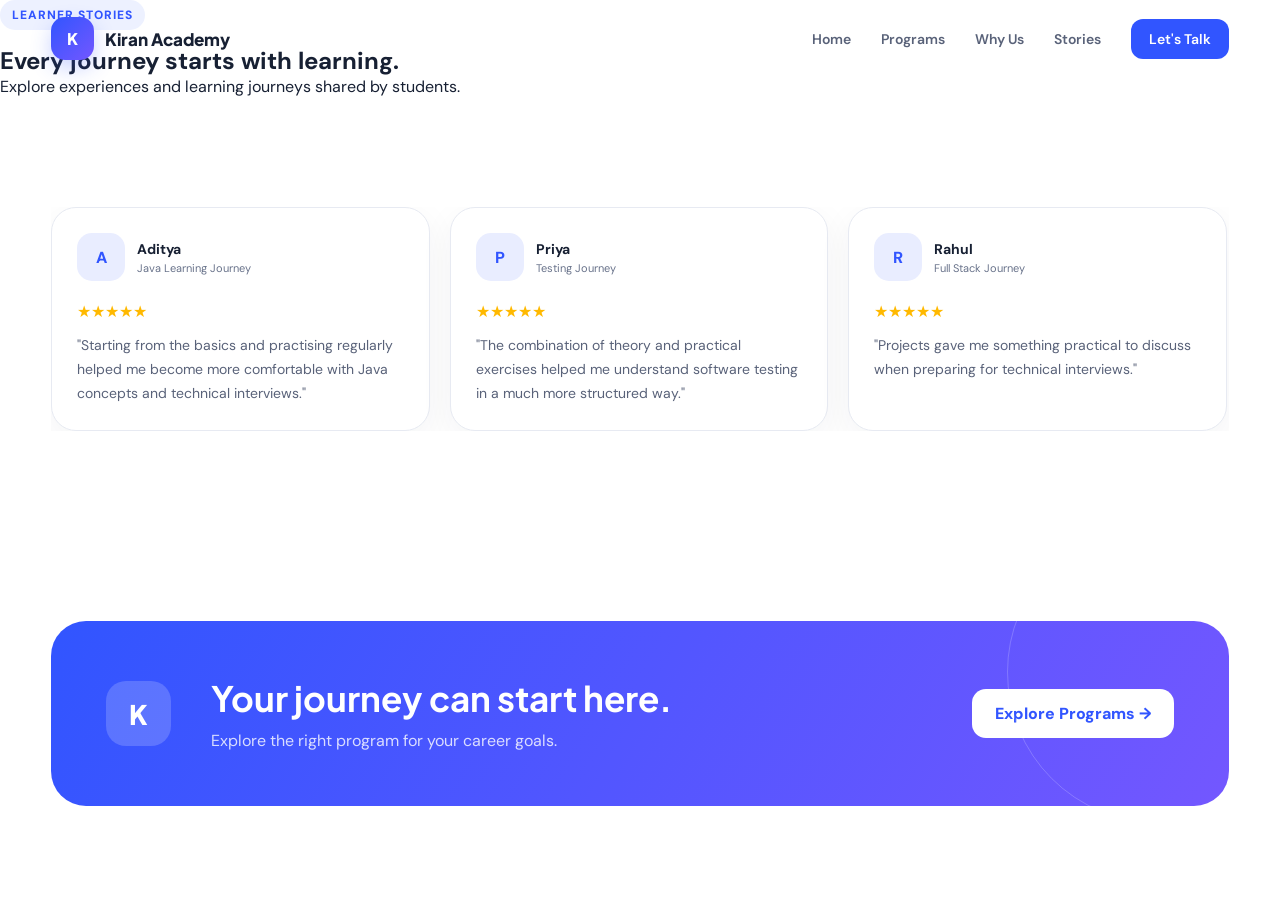
<file: stories.html>
<!DOCTYPE html>
<html lang="en">

<head>

<meta charset="UTF-8">
<meta name="viewport" content="width=device-width, initial-scale=1.0">

<title>Learner Stories | Kiran Academy</title>

<link rel="stylesheet" href="style.css">

</head>


<body>


<header class="navbar">

<div class="nav-container">

<a href="index.html" class="brand">
<div class="brand-logo">K</div>
<div class="brand-name">Kiran Academy</div>
</a>

<nav id="navigation">

<a href="index.html">Home</a>
<a href="programs.html">Programs</a>
<a href="about.html">Why Us</a>
<a href="stories.html">Stories</a>
<a href="contact.html" class="nav-button">Let's Talk</a>

</nav>

<button class="mobile-menu" id="mobileMenu">☰</button>

</div>

</header>


<section class="page-hero">

<span class="section-label">Learner Stories</span>

<h1>
Every journey starts with <span>learning.</span>
</h1>

<p>
Explore experiences and learning journeys shared by students.
</p>

</section>


<section class="stories">

<div class="stories-window">

<div class="stories-track" id="storiesTrack">


<div class="story-card">

<div class="story-header">

<div class="story-avatar">A</div>

<div>
<h4>Aditya</h4>
<p>Java Learning Journey</p>
</div>

</div>

<div class="story-stars">★★★★★</div>

<p>
"Starting from the basics and practising regularly
helped me become more comfortable with Java concepts
and technical interviews."
</p>

</div>


<div class="story-card">

<div class="story-header">

<div class="story-avatar">P</div>

<div>
<h4>Priya</h4>
<p>Testing Journey</p>
</div>

</div>

<div class="story-stars">★★★★★</div>

<p>
"The combination of theory and practical exercises
helped me understand software testing in a much
more structured way."
</p>

</div>


<div class="story-card">

<div class="story-header">

<div class="story-avatar">R</div>

<div>
<h4>Rahul</h4>
<p>Full Stack Journey</p>
</div>

</div>

<div class="story-stars">★★★★★</div>

<p>
"Projects gave me something practical to discuss
when preparing for technical interviews."
</p>

</div>


<div class="story-card">

<div class="story-header">

<div class="story-avatar">S</div>

<div>
<h4>Student</h4>
<p>Java Program</p>
</div>

</div>

<div class="story-stars">★★★★★</div>

<p>
"Regular practice and revision made a big difference
in understanding programming concepts."
</p>

</div>


</div>

</div>

</section>


<section class="cta">

<div class="cta-container">

<div class="cta-logo">K</div>

<div class="cta-content">

<h2>Your journey can start here.</h2>

<p>
Explore the right program for your career goals.
</p>

</div>

<a href="programs.html" class="cta-button">
Explore Programs →
</a>

</div>

</section>


<script src="script.js"></script>

</body>

</html>
</file>
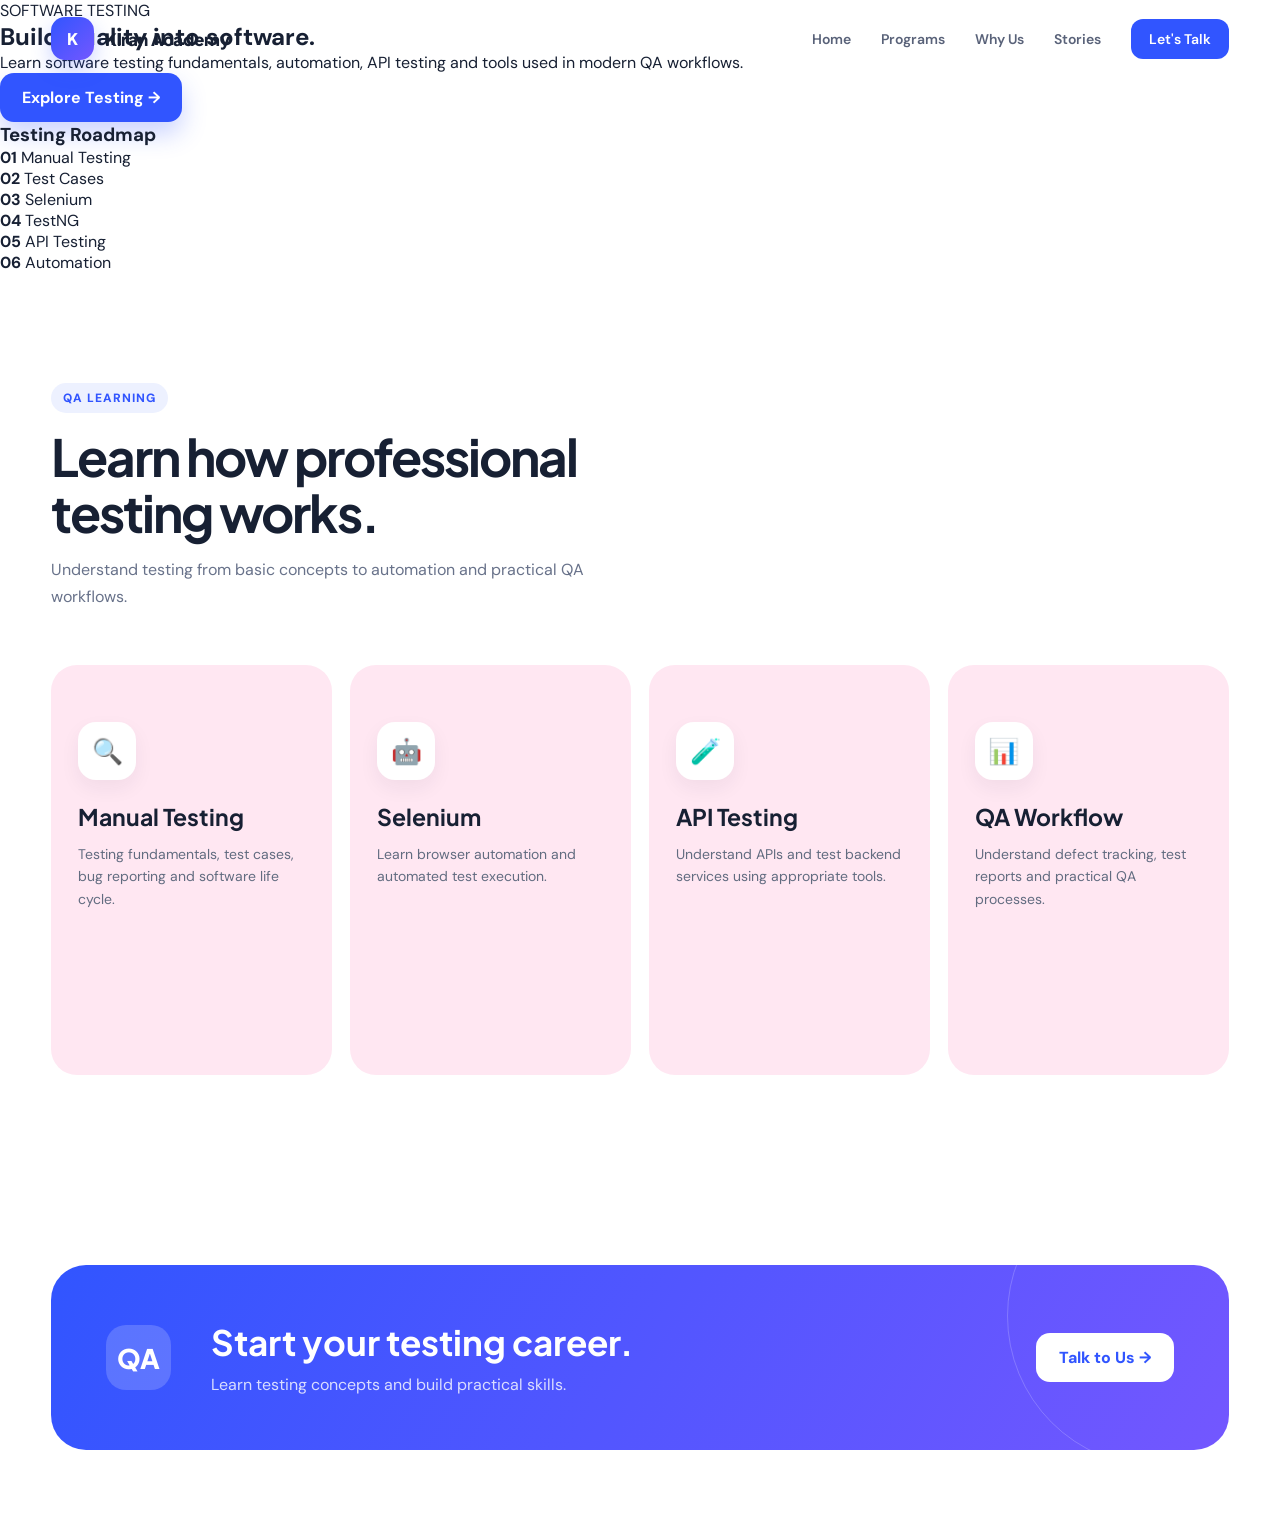
<file: testing.html>
<!DOCTYPE html>
<html lang="en">

<head>

<meta charset="UTF-8">
<meta name="viewport" content="width=device-width, initial-scale=1.0">

<title>Software Testing | Kiran Academy</title>

<link rel="stylesheet" href="style.css">

</head>


<body>


<header class="navbar">

<div class="nav-container">

<a href="index.html" class="brand">
<div class="brand-logo">K</div>
<div class="brand-name">Kiran Academy</div>
</a>

<nav id="navigation">

<a href="index.html">Home</a>
<a href="programs.html">Programs</a>
<a href="about.html">Why Us</a>
<a href="stories.html">Stories</a>
<a href="contact.html" class="nav-button">Let's Talk</a>

</nav>

<button class="mobile-menu" id="mobileMenu">☰</button>

</div>

</header>


<section class="course-hero">

<div class="course-container">

<div>

<span class="course-badge">
SOFTWARE TESTING
</span>

<h1>
Build quality into <span>software.</span>
</h1>

<p>
Learn software testing fundamentals, automation,
API testing and tools used in modern QA workflows.
</p>

<a href="contact.html" class="primary-button">
Explore Testing →
</a>

</div>


<div class="course-card">

<h3>Testing Roadmap</h3>

<div class="course-info">
<strong>01</strong>
<span>Manual Testing</span>
</div>

<div class="course-info">
<strong>02</strong>
<span>Test Cases</span>
</div>

<div class="course-info">
<strong>03</strong>
<span>Selenium</span>
</div>

<div class="course-info">
<strong>04</strong>
<span>TestNG</span>
</div>

<div class="course-info">
<strong>05</strong>
<span>API Testing</span>
</div>

<div class="course-info">
<strong>06</strong>
<span>Automation</span>
</div>

</div>

</div>

</section>


<section class="section">

<div class="section-heading">

<span class="section-label">QA Learning</span>

<h2>Learn how professional testing works.</h2>

<p>
Understand testing from basic concepts to automation
and practical QA workflows.
</p>

</div>


<div class="program-grid">

<div class="program-card testing-program">

<div class="program-icon">🔍</div>

<h3>Manual Testing</h3>

<p>
Testing fundamentals, test cases,
bug reporting and software life cycle.
</p>

</div>


<div class="program-card testing-program">

<div class="program-icon">🤖</div>

<h3>Selenium</h3>

<p>
Learn browser automation and
automated test execution.
</p>

</div>


<div class="program-card testing-program">

<div class="program-icon">🧪</div>

<h3>API Testing</h3>

<p>
Understand APIs and test backend
services using appropriate tools.
</p>

</div>


<div class="program-card testing-program">

<div class="program-icon">📊</div>

<h3>QA Workflow</h3>

<p>
Understand defect tracking,
test reports and practical QA processes.
</p>

</div>

</div>

</section>


<section class="cta">

<div class="cta-container">

<div class="cta-logo">QA</div>

<div class="cta-content">

<h2>Start your testing career.</h2>

<p>
Learn testing concepts and build practical skills.
</p>

</div>

<a href="contact.html" class="cta-button">
Talk to Us →
</a>

</div>

</section>


<script src="script.js"></script>

</body>

</html>
</file>
<file: style.css>
@import url('https://fonts.googleapis.com/css2?family=DM+Sans:wght@400;500;600;700&family=Plus+Jakarta+Sans:wght@600;700;800&display=swap');


:root {

    --blue: #3155ff;
    --blue-dark: #1838d9;

    --purple: #7357ff;

    --yellow: #ffd84d;

    --pink: #ff7bbd;

    --green: #54d69b;

    --text: #172033;

    --muted: #68728a;

    --light: #f5f7fc;

    --white: #ffffff;

    --border: #e7eaf2;

    --shadow:
        0 20px 60px rgba(38,53,100,.12);

    --shadow-small:
        0 10px 30px rgba(38,53,100,.09);

}


* {
    margin: 0;
    padding: 0;
    box-sizing: border-box;
}


html {
    scroll-behavior: smooth;
}


body {

    font-family:
        "DM Sans",
        sans-serif;

    color: var(--text);

    background: white;

    overflow-x: hidden;

}


body.no-scroll {
    overflow: hidden;
}


a {
    text-decoration: none;
    color: inherit;
}


button {
    font-family: inherit;
}


img {
    max-width: 100%;
}



/* =================================
   LOADER
================================= */


#loader {

    position: fixed;

    inset: 0;

    z-index: 9999;

    background: white;

    display: flex;

    align-items: center;

    justify-content: center;

    transition:
        opacity .5s ease,
        visibility .5s ease;

}


#loader.hide {

    opacity: 0;

    visibility: hidden;

}


.loader {
    text-align: center;
}


.loader-logo {

    width: 72px;

    height: 72px;

    border-radius: 22px;

    display: grid;

    place-items: center;

    margin: auto;

    color: white;

    background:
        linear-gradient(
            135deg,
            var(--blue),
            var(--purple)
        );

    font-family:
        "Plus Jakarta Sans";

    font-size: 30px;

    font-weight: 800;

    animation:
        loaderPulse 1.5s infinite;

}


.loader p {

    margin-top: 15px;

    font-weight: 700;

}


.loader-line {

    width: 160px;

    height: 5px;

    background: #e9edff;

    border-radius: 20px;

    margin: 15px auto;

    overflow: hidden;

}


.loader-line::after {

    content: "";

    display: block;

    width: 60%;

    height: 100%;

    background:
        linear-gradient(
            90deg,
            var(--blue),
            var(--purple)
        );

    animation: loading 1.2s infinite;

}



/* =================================
   NAVBAR
================================= */


.navbar {

    position: fixed;

    top: 0;

    left: 0;

    width: 100%;

    z-index: 1000;

    padding: 17px 0;

    transition: .3s ease;

}


.navbar.scrolled {

    background:
        rgba(255,255,255,.92);

    backdrop-filter:
        blur(18px);

    box-shadow:
        0 5px 25px
        rgba(20,30,60,.08);

}


.nav-container {

    width: min(1180px,92%);

    margin: auto;

    display: flex;

    align-items: center;

    justify-content: space-between;

}


.brand {

    display: flex;

    align-items: center;

    gap: 11px;

}


.brand-logo {

    width: 43px;

    height: 43px;

    border-radius: 14px;

    display: grid;

    place-items: center;

    color: white;

    background:
        linear-gradient(
            135deg,
            var(--blue),
            var(--purple)
        );

    font-family:
        "Plus Jakarta Sans";

    font-weight: 800;

    box-shadow:
        0 8px 20px
        rgba(49,85,255,.25);

}


.brand-name {

    font-family:
        "Plus Jakarta Sans";

    font-weight: 800;

    font-size: 17px;

}


#navigation {

    display: flex;

    align-items: center;

    gap: 30px;

}


#navigation a {

    font-size: 14px;

    font-weight: 600;

    color: #596279;

    transition: .3s;

}


#navigation a:hover,
#navigation a.active {

    color: var(--blue);

}


#navigation .nav-button {

    color: white;

    padding: 11px 18px;

    border-radius: 12px;

    background: var(--blue);

}


#navigation .nav-button:hover {

    color: white;

    background:
        var(--blue-dark);

    transform:
        translateY(-2px);

}


.mobile-menu {

    display: none;

    border: none;

    background: transparent;

    font-size: 27px;

    cursor: pointer;

}



/* =================================
   HERO
================================= */


.hero {

    min-height: 780px;

    position: relative;

    overflow: hidden;

    padding:
        170px 0 80px;

    background:

        radial-gradient(
            circle at 10% 20%,
            rgba(115,87,255,.12),
            transparent 30%
        ),

        radial-gradient(
            circle at 90% 30%,
            rgba(255,216,77,.18),
            transparent 28%
        ),

        white;

}


.hero-container {

    width: min(1180px,92%);

    margin: auto;

    display: grid;

    grid-template-columns:
        1fr 1fr;

    align-items: center;

    gap: 50px;

    position: relative;

    z-index: 2;

}


.hero-content {

    animation:
        fadeUp .8s ease both;

}


.hero-badge {

    display: inline-flex;

    padding: 9px 15px;

    border-radius: 50px;

    background: #eef1ff;

    color: var(--blue);

    font-weight: 700;

    font-size: 13px;

    margin-bottom: 22px;

}


.hero h1 {

    font-family:
        "Plus Jakarta Sans";

    font-size:
        clamp(45px,6vw,74px);

    line-height: 1.02;

    letter-spacing: -3px;

    max-width: 650px;

}


.hero h1 span {

    color: var(--blue);

}


.hero-description {

    max-width: 570px;

    margin: 25px 0;

    color: var(--muted);

    font-size: 17px;

    line-height: 1.7;

}


.hero-buttons {

    display: flex;

    gap: 13px;

    flex-wrap: wrap;

}


.primary-button,
.secondary-button {

    padding: 14px 22px;

    border-radius: 14px;

    font-weight: 700;

    display: inline-flex;

    align-items: center;

    justify-content: center;

    transition: .3s ease;

}


.primary-button {

    background: var(--blue);

    color: white;

    box-shadow:
        0 12px 25px
        rgba(49,85,255,.25);

}


.primary-button:hover {

    transform:
        translateY(-4px);

    background:
        var(--blue-dark);

}


.secondary-button {

    border:
        1px solid var(--border);

    background: white;

}


.secondary-button:hover {

    transform:
        translateY(-4px);

    box-shadow:
        var(--shadow-small);

}


.learner-proof {

    display: flex;

    align-items: center;

    gap: 12px;

    margin-top: 28px;

    color: var(--muted);

    font-size: 13px;

}


.proof-avatars {

    display: flex;

}


.proof-avatars span {

    width: 34px;

    height: 34px;

    border-radius: 50%;

    background: #dfe5ff;

    border:
        3px solid white;

    margin-left: -8px;

    display: grid;

    place-items: center;

    font-size: 12px;

    font-weight: 700;

}


.proof-avatars span:first-child {
    margin-left: 0;
}



/* =================================
   HERO VISUAL
================================= */


.hero-visual {

    position: relative;

    min-height: 520px;

    display: grid;

    place-items: center;

}


.main-orb {

    width: 410px;

    height: 410px;

    border-radius: 50%;

    background:
        linear-gradient(
            145deg,
            #edf0ff,
            white
        );

    position: absolute;

    box-shadow:
        inset 0 0 80px
        rgba(49,85,255,.08);

}


.orbit {

    position: absolute;

    border:
        1px dashed
        rgba(49,85,255,.25);

    border-radius: 50%;

}


.orbit-one {

    width: 490px;

    height: 490px;

    animation:
        rotate 20s linear infinite;

}


.orbit-two {

    width: 570px;

    height: 570px;

    border-color:
        rgba(255,123,189,.2);

    animation:
        rotateReverse 28s linear infinite;

}


.career-card {

    width: 330px;

    background:
        rgba(255,255,255,.96);

    border:
        1px solid
        rgba(230,234,245,.8);

    border-radius: 26px;

    padding: 25px;

    box-shadow:
        var(--shadow);

    position: relative;

    z-index: 4;

    animation:
        floating 4s ease-in-out infinite;

}


.career-header {

    display: flex;

    align-items: center;

    gap: 12px;

    margin-bottom: 22px;

}


.profile-icon {

    width: 47px;

    height: 47px;

    background: #e8edff;

    border-radius: 15px;

    display: grid;

    place-items: center;

    font-size: 23px;

}


.career-header h4 {
    font-size: 15px;
}


.career-header p {

    font-size: 12px;

    color: var(--muted);

    margin-top: 3px;

}


.skill {
    margin: 15px 0;
}


.skill-heading {

    display: flex;

    justify-content: space-between;

    font-size: 12px;

    font-weight: 700;

    margin-bottom: 7px;

}


.skill-bar {

    height: 8px;

    border-radius: 20px;

    background: #edf0f7;

    overflow: hidden;

}


.skill-bar span {

    display: block;

    height: 100%;

    width: var(--progress);

    background:
        linear-gradient(
            90deg,
            var(--blue),
            var(--purple)
        );

    border-radius: inherit;

    animation:
        progress 1.5s ease;

}


.career-footer {

    display: flex;

    justify-content: space-between;

    margin-top: 22px;

    padding-top: 17px;

    border-top:
        1px solid var(--border);

    font-size: 12px;

}


.career-footer strong {
    color: #20a36e;
}


.floating-card {

    position: absolute;

    background: white;

    border:
        1px solid var(--border);

    padding: 13px 15px;

    border-radius: 17px;

    box-shadow:
        var(--shadow-small);

    z-index: 5;

    display: flex;

    align-items: center;

    gap: 9px;

    font-weight: 700;

    font-size: 12px;

}


.java-floating {

    top: 80px;

    left: 10px;

    animation:
        floating 3.5s ease-in-out infinite;

}


.project-floating {

    bottom: 90px;

    right: 10px;

    animation:
        floating 4.2s ease-in-out infinite;

}


.floating-icon {

    width: 34px;

    height: 34px;

    border-radius: 11px;

    display: grid;

    place-items: center;

}


.java-icon {
    background: #ffe7e7;
}


.project-icon {
    background: #e5fff3;
}


.rating-card {

    position: absolute;

    top: 25px;

    right: 10px;

    background: white;

    padding: 12px 16px;

    border-radius: 15px;

    box-shadow:
        var(--shadow-small);

    z-index: 6;

    font-size: 12px;

}


.stars {

    color: #ffb800;

    letter-spacing: 2px;

}


.yellow-shape {

    position: absolute;

    width: 55px;

    height: 55px;

    background: var(--yellow);

    border-radius: 50%;

    bottom: 35px;

    left: 60px;

    animation:
        pulse 2s infinite;

}


.hero-blob {

    position: absolute;

    border-radius: 50%;

    filter: blur(1px);

    opacity: .45;

}


.blob-one {

    width: 180px;

    height: 180px;

    background: #e8dfff;

    top: 100px;

    left: -70px;

}


.blob-two {

    width: 230px;

    height: 230px;

    background: #fff2a9;

    right: -80px;

    bottom: 50px;

}


.hero-bottom {

    position: absolute;

    bottom: -1px;

    left: 0;

    width: 100%;

    height: 60px;

    background: white;

    clip-path:
        ellipse(60% 100% at 50% 100%);

}



/* =================================
   SKILLS
================================= */


.skills-strip {

    background: #f8f9fd;

    border-top:
        1px solid #edf0f6;

    border-bottom:
        1px solid #edf0f6;

    padding: 20px 0;

}


.skills-container {

    width: min(1180px,92%);

    margin: auto;

}


.skills-list {

    display: flex;

    justify-content: space-between;

    gap: 20px;

    flex-wrap: wrap;

    color: #8992a7;

    font-weight: 700;

}



/* =================================
   COMMON SECTIONS
================================= */


.section {

    padding: 110px 0;

}


.section-heading {

    width: min(1180px,92%);

    margin:
        auto auto 55px;

}


.section-label {

    display: inline-block;

    color: var(--blue);

    background: #edf1ff;

    padding: 7px 12px;

    border-radius: 50px;

    font-size: 12px;

    font-weight: 800;

    margin-bottom: 15px;

    text-transform: uppercase;

    letter-spacing: 1px;

}


.section-heading h2 {

    font-family:
        "Plus Jakarta Sans";

    font-size:
        clamp(32px,4vw,52px);

    line-height: 1.1;

    max-width: 650px;

    letter-spacing: -2px;

}


.section-heading p {

    max-width: 600px;

    color: var(--muted);

    line-height: 1.7;

    margin-top: 15px;

}



/* =================================
   PROGRAM CARDS
================================= */


.program-grid {

    width: min(1180px,92%);

    margin: auto;

    display: grid;

    grid-template-columns:
        repeat(4,1fr);

    gap: 18px;

}


.program-card {

    min-height: 410px;

    padding: 27px;

    border-radius: 26px;

    position: relative;

    overflow: hidden;

    transition: .4s ease;

}


.program-card:hover {

    transform:
        translateY(-10px);

    box-shadow:
        var(--shadow);

}


.java-program {
    background: #eaf0ff;
}


.python-program {
    background: #fff5ca;
}


.testing-program {
    background: #ffe7f2;
}


.devops-program {
    background: #e1faef;
}


.program-number {

    font-size: 12px;

    font-weight: 800;

    opacity: .5;

}


.program-icon {

    width: 58px;

    height: 58px;

    background: white;

    border-radius: 18px;

    display: grid;

    place-items: center;

    font-size: 25px;

    margin: 30px 0 22px;

    box-shadow:
        0 8px 20px
        rgba(30,40,70,.06);

}


.program-card h3 {

    font-family:
        "Plus Jakarta Sans";

    font-size: 23px;

    margin-bottom: 12px;

}


.program-card p {

    color: #626c80;

    line-height: 1.6;

    font-size: 14px;

}


.program-category {

    margin-top: 20px;

    font-size: 11px;

    text-transform: uppercase;

    font-weight: 800;

    letter-spacing: 1px;

}


.program-tags {

    display: flex;

    gap: 7px;

    flex-wrap: wrap;

    margin-top: 10px;

}


.program-tags span {

    padding: 6px 9px;

    background:
        rgba(255,255,255,.75);

    border-radius: 8px;

    font-size: 10px;

    font-weight: 700;

}


.program-link {

    display: inline-block;

    margin-top: 22px;

    font-weight: 800;

    font-size: 13px;

    position: relative;

    z-index: 3;

}


.card-circle {

    position: absolute;

    width: 130px;

    height: 130px;

    border-radius: 50%;

    right: -45px;

    bottom: -45px;

    background:
        rgba(255,255,255,.3);

}



/* =================================
   STATS
================================= */


.stats-section {

    padding: 80px 0;

    background: #f7f8fc;

}


.stats-container {

    width: min(1000px,92%);

    margin: auto;

    display: grid;

    grid-template-columns:
        repeat(4,1fr);

    text-align: center;

}


.stat {

    padding: 15px;

    border-right:
        1px solid #dfe3ec;

}


.stat:last-child {
    border: none;
}


.stat strong {

    font-family:
        "Plus Jakarta Sans";

    font-size: 35px;

}


.stat p {

    margin-top: 5px;

    color: var(--muted);

    font-size: 13px;

}



/* =================================
   JOURNEY
================================= */


.journey {
    background: white;
}


.journey-heading {
    text-align: center;
}


.journey-heading p {

    margin-left: auto;

    margin-right: auto;

}


.journey-map {

    width: min(1100px,92%);

    margin:
        70px auto 0;

    display: grid;

    grid-template-columns:
        repeat(5,1fr);

    position: relative;

    gap: 20px;

}


.journey-line {

    position: absolute;

    top: 38px;

    left: 10%;

    right: 10%;

    height: 3px;

    background:
        linear-gradient(
            90deg,
            var(--blue),
            var(--purple),
            var(--pink)
        );

    z-index: 0;

}


.journey-step {

    text-align: center;

    position: relative;

    z-index: 2;

}


.step-number {

    width: 76px;

    height: 76px;

    margin: auto;

    background: white;

    border:
        3px solid #e9edff;

    border-radius: 50%;

    display: grid;

    place-items: center;

    font-family:
        "Plus Jakarta Sans";

    font-size: 21px;

    color: var(--blue);

    box-shadow:
        var(--shadow-small);

}


.journey-step h3 {

    margin-top: 18px;

    font-size: 17px;

}


.journey-step p {

    margin-top: 7px;

    color: var(--muted);

    font-size: 12px;

}



/* =================================
   WHY
================================= */


.why-section {

    background: #f2f6ff;

    padding: 110px 0;

}


.why-container {

    width: min(1180px,92%);

    margin: auto;

    display: grid;

    grid-template-columns:
        .9fr 1.1fr;

    gap: 70px;

    align-items: center;

}


.why-visual {

    min-height: 430px;

    border-radius: 35px;

    background:
        linear-gradient(
            145deg,
            #3155ff,
            #7357ff
        );

    position: relative;

    overflow: hidden;

    display: grid;

    place-items: center;

}


.big-k {

    font-family:
        "Plus Jakarta Sans";

    font-size: 250px;

    color:
        rgba(255,255,255,.13);

    font-weight: 800;

}


.why-card {

    position: absolute;

    background: white;

    padding: 20px;

    border-radius: 20px;

    box-shadow:
        var(--shadow);

    width: 200px;

}


.why-card-one {

    left: 35px;

    top: 60px;

}


.why-card-two {

    right: 30px;

    bottom: 55px;

}


.why-card strong {

    display: block;

    font-size: 25px;

}


.why-card span {

    font-size: 12px;

    color: var(--muted);

}


.why-content h2 {

    font-family:
        "Plus Jakarta Sans";

    font-size:
        clamp(33px,4vw,50px);

    letter-spacing: -2px;

    line-height: 1.1;

}


.why-content > p {

    color: var(--muted);

    line-height: 1.7;

    margin: 20px 0;

}


.why-points {

    display: grid;

    gap: 14px;

}


.why-points div {

    display: flex;

    gap: 12px;

    align-items: flex-start;

    background: white;

    padding: 15px;

    border-radius: 14px;

}


.why-points span {

    width: 28px;

    height: 28px;

    flex-shrink: 0;

    background: #e7edff;

    color: var(--blue);

    border-radius: 9px;

    display: grid;

    place-items: center;

}


.why-points h4 {
    font-size: 14px;
}


.why-points p {

    color: var(--muted);

    font-size: 12px;

    margin-top: 4px;

}



/* =================================
   STORIES
================================= */


.stories {

    padding: 110px 0;

    overflow: hidden;

}


.stories-heading {

    display: flex;

    justify-content: space-between;

    align-items: end;

    width: min(1180px,92%);

    margin:
        auto auto 40px;

}


.story-controls {

    display: flex;

    gap: 10px;

}


.story-controls button {

    width: 45px;

    height: 45px;

    border-radius: 50%;

    border:
        1px solid var(--border);

    background: white;

    cursor: pointer;

    font-size: 18px;

    transition: .3s;

}


.story-controls button:hover {

    background:
        var(--blue);

    color: white;

}


.stories-window {

    width: min(1180px,92%);

    margin: auto;

    overflow: hidden;

}


.stories-track {

    display: flex;

    gap: 20px;

    transition:
        transform .5s ease;

}


.story-card {

    min-width:
        calc(33.333% - 14px);

    border:
        1px solid var(--border);

    padding: 25px;

    border-radius: 25px;

    background: white;

    box-shadow:
        0 10px 35px
        rgba(20,30,60,.05);

}


.story-header {

    display: flex;

    align-items: center;

    gap: 12px;

}


.story-avatar {

    width: 48px;

    height: 48px;

    background: #e9edff;

    border-radius: 15px;

    display: grid;

    place-items: center;

    font-weight: 800;

    color: var(--blue);

}


.story-header h4 {
    font-size: 14px;
}


.story-header p {

    font-size: 11px;

    color: var(--muted);

    margin-top: 3px;

}


.story-stars {

    color: #ffb900;

    margin: 20px 0 12px;

}


.story-card > p {

    color: #596279;

    line-height: 1.7;

    font-size: 14px;

}



/* =================================
   CTA
================================= */


.cta {

    padding: 80px 0;

}


.cta-container {

    width: min(1180px,92%);

    margin: auto;

    background:
        linear-gradient(
            120deg,
            #3155ff,
            #7357ff
        );

    color: white;

    border-radius: 35px;

    padding: 55px;

    display: flex;

    align-items: center;

    justify-content: space-between;

    gap: 40px;

    overflow: hidden;

    position: relative;

}


.cta-container::after {

    content: "";

    position: absolute;

    width: 300px;

    height: 300px;

    border-radius: 50%;

    border:
        1px solid
        rgba(255,255,255,.2);

    right: -80px;

    top: -100px;

}


.cta-logo {

    width: 65px;

    height: 65px;

    border-radius: 20px;

    background:
        rgba(255,255,255,.18);

    display: grid;

    place-items: center;

    font-family:
        "Plus Jakarta Sans";

    font-size: 27px;

    font-weight: 800;

}


.cta-content {

    flex: 1;

}


.cta-content h2 {

    font-family:
        "Plus Jakarta Sans";

    font-size: 35px;

    margin-bottom: 10px;

}


.cta-content p {

    color:
        rgba(255,255,255,.8);

}


.cta-button {

    background: white;

    color: var(--blue);

    padding: 14px 23px;

    border-radius: 14px;

    font-weight: 800;

    white-space: nowrap;

    transition: .3s;

}


.cta-button:hover {

    transform:
        translateY(-4px);

}



/* =================================
   FOOTER
================================= */


footer {

    border-top:
        1px solid var(--border);

    padding:
        70px 0 25px;

}


.footer-container {

    width: min(1180px,92%);

    margin: auto;

    display: grid;

    grid-template-columns:
        1.5fr repeat(3,1fr);

    gap: 50px;

}


.footer-brand p {

    max-width: 280px;

    color: var(--muted);

    line-height: 1.6;

    margin-top: 15px;

    font-size: 13px;

}


.social-icons {

    display: flex;

    gap: 9px;

    margin-top: 20px;

}


.social-icons a {

    width: 35px;

    height: 35px;

    background: #f0f2f8;

    border-radius: 10px;

    display: grid;

    place-items: center;

    font-size: 12px;

    transition: .3s;

}


.social-icons a:hover {

    background:
        var(--blue);

    color: white;

}


.footer-column h4 {

    margin-bottom: 18px;

    font-size: 14px;

}


.footer-column a {

    display: block;

    color: var(--muted);

    font-size: 13px;

    margin-bottom: 11px;

    transition: .3s;

}


.footer-column a:hover {

    color:
        var(--blue);

}


.footer-bottom {

    width: min(1180px,92%);

    margin:
        50px auto 0;

    padding-top: 20px;

    border-top:
        1px solid var(--border);

    display: flex;

    justify-content: space-between;

    color: #8b93a6;

    font-size: 11px;

}



/* =================================
   BACK TOP
================================= */


.back-top {

    position: fixed;

    right: 25px;

    bottom: 25px;

    width: 45px;

    height: 45px;

    border: none;

    border-radius: 14px;

    background:
        var(--blue);

    color: white;

    cursor: pointer;

    z-index: 500;

    opacity: 0;

    visibility: hidden;

    transform:
        translateY(15px);

    transition: .3s;

    box-shadow:
        0 10px 25px
        rgba(49,85,255,.25);

}


.back-top.show {

    opacity: 1;

    visibility: visible;

    transform:
        translateY(0);

}


.back-top:hover {

    background:
        var(--blue-dark);

}



/* =================================
   ANIMATIONS
================================= */


@keyframes loaderPulse {

    0%,100% {
        transform: scale(1);
    }

    50% {
        transform: scale(1.08);
    }

}


@keyframes loading {

    0% {
        transform: translateX(-100%);
    }

    100% {
        transform: translateX(250%);
    }

}


@keyframes fadeUp {

    from {

        opacity: 0;

        transform:
            translateY(25px);

    }

    to {

        opacity: 1;

        transform:
            translateY(0);

    }

}


@keyframes floating {

    0%,100% {
        transform: translateY(0);
    }

    50% {
        transform: translateY(-10px);
    }

}


@keyframes rotate {

    from {
        transform: rotate(0deg);
    }

    to {
        transform: rotate(360deg);
    }

}


@keyframes rotateReverse {

    from {
        transform: rotate(360deg);
    }

    to {
        transform: rotate(0deg);
    }

}


@keyframes pulse {

    0%,100% {
        transform: scale(1);
    }

    50% {
        transform: scale(1.15);
    }

}


@keyframes progress {

    from {
        width: 0;
    }

}



/* =================================
   RESPONSIVE
================================= */


@media(max-width:1000px) {


    .hero-container {

        grid-template-columns: 1fr;

        text-align: center;

    }


    .hero-description {

        margin-left: auto;

        margin-right: auto;

    }


    .hero-buttons,
    .learner-proof {

        justify-content: center;

    }


    .hero-visual {

        margin-top: 20px;

    }


    .program-grid {

        grid-template-columns:
            repeat(2,1fr);

    }


    .why-container {

        grid-template-columns: 1fr;

    }


    .why-visual {

        max-width: 600px;

        width: 100%;

        margin: auto;

    }


    .story-card {

        min-width:
            calc(50% - 10px);

    }


    .footer-container {

        grid-template-columns:
            1fr 1fr;

    }

}



@media(max-width:800px) {


    #navigation {

        position: absolute;

        top: 75px;

        right: 4%;

        width: 250px;

        padding: 20px;

        background: white;

        border-radius: 20px;

        box-shadow:
            var(--shadow);

        flex-direction: column;

        align-items: stretch;

        gap: 5px;

        opacity: 0;

        visibility: hidden;

        transform:
            translateY(-10px);

        transition: .3s;

    }


    #navigation.active {

        opacity: 1;

        visibility: visible;

        transform:
            translateY(0);

    }


    #navigation a {

        padding: 12px;

    }


    .mobile-menu {

        display: block;

    }


    .stats-container {

        grid-template-columns:
            repeat(2,1fr);

        gap: 25px;

    }


    .stat {

        border: none;

    }


    .journey-map {

        grid-template-columns: 1fr;

        gap: 30px;

    }


    .journey-line {

        width: 3px;

        height: 80%;

        top: 5%;

        left: 50%;

        right: auto;

        background:
            linear-gradient(
                180deg,
                var(--blue),
                var(--purple),
                var(--pink)
            );

    }


    .journey-step {

        background: white;

        padding: 5px;

    }


    .cta-container {

        flex-direction: column;

        text-align: center;

        padding: 45px 25px;

    }


    .stories-heading {

        align-items:
            flex-start;

        flex-direction: column;

        gap: 20px;

    }

}



@media(max-width:600px) {


    .hero {

        padding-top: 135px;

    }


    .hero h1 {

        font-size: 43px;

        letter-spacing: -2px;

    }


    .hero-description {

        font-size: 15px;

    }


    .hero-visual {

        min-height: 440px;

        transform: scale(.9);

    }


    .main-orb {

        width: 330px;

        height: 330px;

    }


    .orbit-one {

        width: 400px;

        height: 400px;

    }


    .orbit-two {

        width: 450px;

        height: 450px;

    }


    .career-card {

        width: 290px;

    }


    .java-floating {

        left: -5px;

    }


    .project-floating {

        right: -5px;

    }


    .rating-card {

        right: -5px;

    }


    .program-grid {

        grid-template-columns: 1fr;

    }


    .program-card {

        min-height: 350px;

    }


    .skills-list {

        justify-content: center;

        gap: 15px 25px;

    }


    .section {

        padding: 80px 0;

    }


    .stats-section {

        padding: 55px 0;

    }


    .stats-container {

        grid-template-columns:
            1fr 1fr;

    }


    .stat strong {

        font-size: 28px;

    }


    .story-card {

        min-width: 100%;

    }


    .footer-container {

        grid-template-columns:
            1fr 1fr;

        gap: 35px 20px;

    }


    .footer-brand {

        grid-column:
            1 / -1;

    }


    .footer-bottom {

        flex-direction: column;

        gap: 8px;

    }

}



@media(max-width:400px) {


    .hero h1 {

        font-size: 37px;

    }


    .hero-buttons {

        flex-direction: column;

    }


    .primary-button,
    .secondary-button {

        width: 100%;

    }


    .hero-visual {

        transform: scale(.78);

        margin-left: -30px;

        margin-right: -30px;

    }


    .footer-container {

        grid-template-columns: 1fr;

    }

}
</file>
